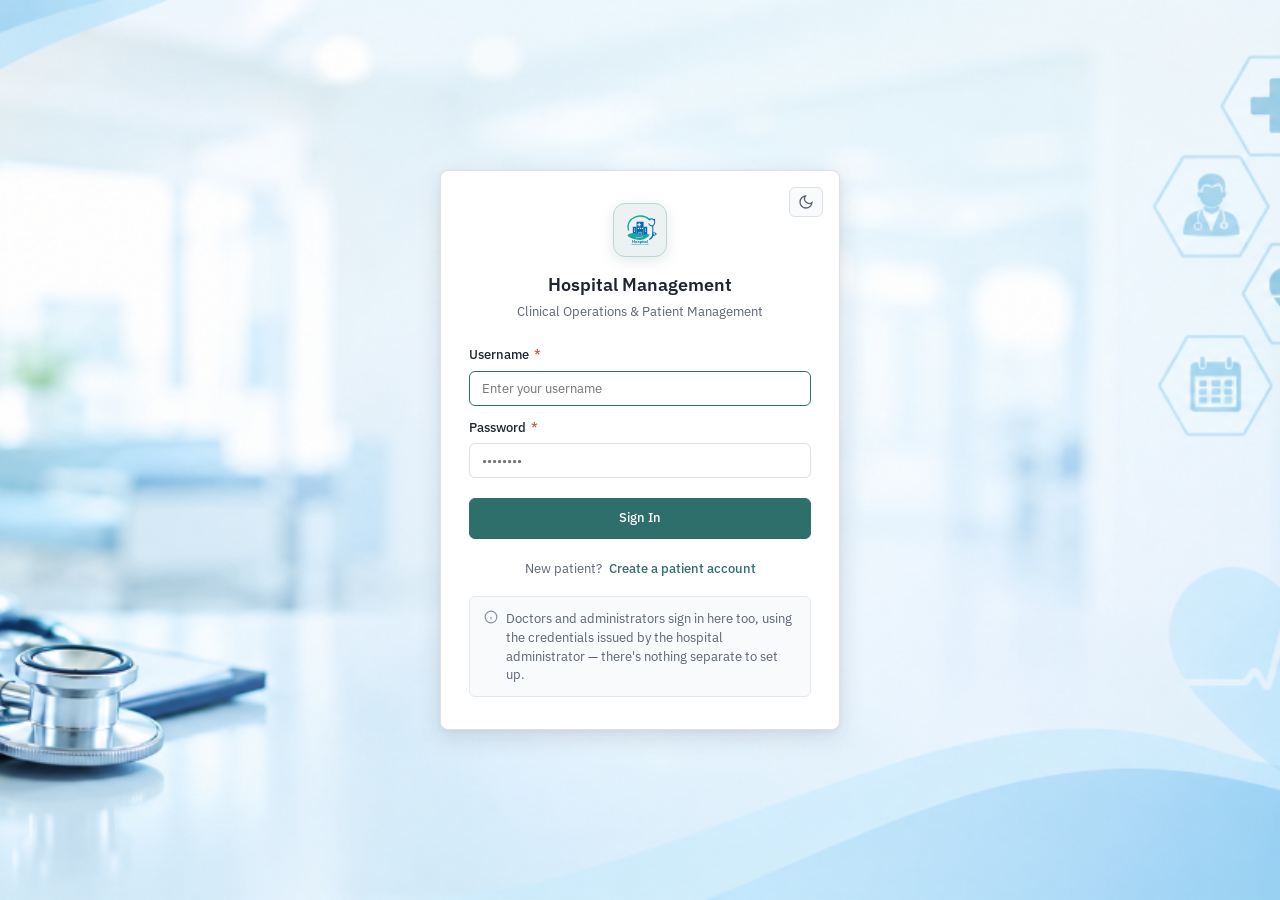
<file: src/main/resources/static/index.html>
<!DOCTYPE html>
<html lang="en">
<head>
  <meta charset="UTF-8">
  <meta name="viewport" content="width=device-width, initial-scale=1.0">
  <title>Sign In — Hospital Management System</title>
  <link rel="icon" type="image/svg+xml" href="images/logo.svg">
  <link rel="stylesheet" href="css/styles.css">
</head>
<body class="auth-page-body">

  <div class="auth-card">
    <div style="position: absolute; top: 16px; right: 16px;">
      <button type="button" id="btn-theme-toggle" class="btn-theme-toggle" aria-label="Toggle dark/light theme" title="Toggle Theme" onclick="UI.toggleTheme()">
        <svg class="theme-icon-sun" viewBox="0 0 24 24" fill="none" stroke="currentColor" stroke-width="2"><circle cx="12" cy="12" r="5"></circle><line x1="12" y1="1" x2="12" y2="3"></line><line x1="12" y1="21" x2="12" y2="23"></line><line x1="4.22" y1="4.22" x2="5.64" y2="5.64"></line><line x1="18.36" y1="18.36" x2="19.78" y2="19.78"></line><line x1="1" y1="12" x2="3" y2="12"></line><line x1="21" y1="12" x2="23" y2="12"></line><line x1="4.22" y1="19.78" x2="5.64" y2="18.36"></line><line x1="18.36" y1="5.64" x2="19.78" y2="4.22"></line></svg>
        <svg class="theme-icon-moon" viewBox="0 0 24 24" fill="none" stroke="currentColor" stroke-width="2"><path d="M21 12.79A9 9 0 1 1 11.21 3 7 7 0 0 0 21 12.79z"></path></svg>
      </button>
    </div>
    <div class="auth-header">
      <div class="auth-logo">
        <img src="images/logo.svg" alt="Hospital Management Logo" class="auth-logo-img">
      </div>
      <h1 class="auth-title">Hospital Management</h1>
      <p class="auth-subtitle">Clinical Operations & Patient Management</p>
    </div>

    <!-- Alert / Expiry Notification Banner -->
    <div id="auth-alert-banner" class="banner banner-warning" style="display: none;">
      <span id="auth-alert-text"></span>
    </div>

    <!-- General Error Banner -->
    <div id="login-error-banner" class="banner banner-danger" style="display: none;">
      <span id="login-error-text"></span>
    </div>

    <form id="login-form" novalidate>
      <div class="form-group">
        <label for="username" class="form-label">Username <span class="required-mark">*</span></label>
        <input 
          type="text" 
          id="username" 
          name="username" 
          class="form-control" 
          placeholder="Enter your username" 
          required 
          autocomplete="username" 
          autofocus
        >
        <div id="username-error" class="form-error">Username is required</div>
      </div>

      <div class="form-group">
        <label for="password" class="form-label">Password <span class="required-mark">*</span></label>
        <input 
          type="password" 
          id="password" 
          name="password" 
          class="form-control" 
          placeholder="••••••••" 
          required 
          autocomplete="current-password"
        >
        <div id="password-error" class="form-error">Password is required</div>
      </div>

      <button type="submit" id="btn-login-submit" class="btn btn-primary" style="width: 100%; margin-top: 8px; padding: 10px;">
        Sign In
      </button>
    </form>

    <div class="auth-footer">
      <span>New patient?</span>
      <a href="signup.html" style="font-weight: 500; margin-left: 4px;">Create a patient account</a>
    </div>

    <div class="auth-staff-note">
      <svg style="width: 14px; height: 14px; flex-shrink: 0;" viewBox="0 0 24 24" fill="none" stroke="currentColor" stroke-width="2"><circle cx="12" cy="12" r="10"></circle><line x1="12" y1="16" x2="12" y2="12"></line><line x1="12" y1="8" x2="12.01" y2="8"></line></svg>
      <span>Doctors and administrators sign in here too, using the credentials issued by the hospital administrator — there's nothing separate to set up.</span>
    </div>
  </div>

  <script src="js/api.js"></script>
  <script src="js/auth.js"></script>
  <script src="js/common.js"></script>
  <script>
    // Redirect to dashboard if session token already active
    Auth.redirectIfAuthenticated();

    // Check URL parameters for session state notices
    const urlParams = new URLSearchParams(window.location.search);
    const alertBanner = document.getElementById('auth-alert-banner');
    const alertText = document.getElementById('auth-alert-text');

    if (urlParams.get('session') === 'expired') {
      alertText.textContent = 'Your session has expired — please log in again.';
      alertBanner.style.display = 'flex';
    } else if (urlParams.get('registered') === 'true') {
      alertBanner.className = 'banner banner-info';
      alertText.textContent = 'Registration successful! You can now sign in.';
      alertBanner.style.display = 'flex';
    }

    const form = document.getElementById('login-form');
    const usernameInput = document.getElementById('username');
    const passwordInput = document.getElementById('password');
    const submitBtn = document.getElementById('btn-login-submit');
    const errorBanner = document.getElementById('login-error-banner');
    const errorText = document.getElementById('login-error-text');

    form.addEventListener('submit', async (e) => {
      e.preventDefault();
      errorBanner.style.display = 'none';

      let hasError = false;
      if (!usernameInput.value.trim()) {
        document.getElementById('username-error').classList.add('is-visible');
        usernameInput.classList.add('is-invalid');
        hasError = true;
      } else {
        document.getElementById('username-error').classList.remove('is-visible');
        usernameInput.classList.remove('is-invalid');
      }

      if (!passwordInput.value) {
        document.getElementById('password-error').classList.add('is-visible');
        passwordInput.classList.add('is-invalid');
        hasError = true;
      } else {
        document.getElementById('password-error').classList.remove('is-visible');
        passwordInput.classList.remove('is-invalid');
      }

      if (hasError) return;

      submitBtn.disabled = true;
      submitBtn.textContent = 'Authenticating...';

      try {
        await Auth.login(usernameInput.value, passwordInput.value);
        window.location.href = 'dashboard.html';
      } catch (err) {
        submitBtn.disabled = false;
        submitBtn.textContent = 'Sign In';

        // Display user-friendly message (§4 quirk: 404 mapped to invalid credentials)
        errorText.textContent = err.message || 'Unable to sign in. Please verify your credentials.';
        errorBanner.style.display = 'flex';
        passwordInput.focus();
      }
    });
  </script>
</body>
</html>
</file>
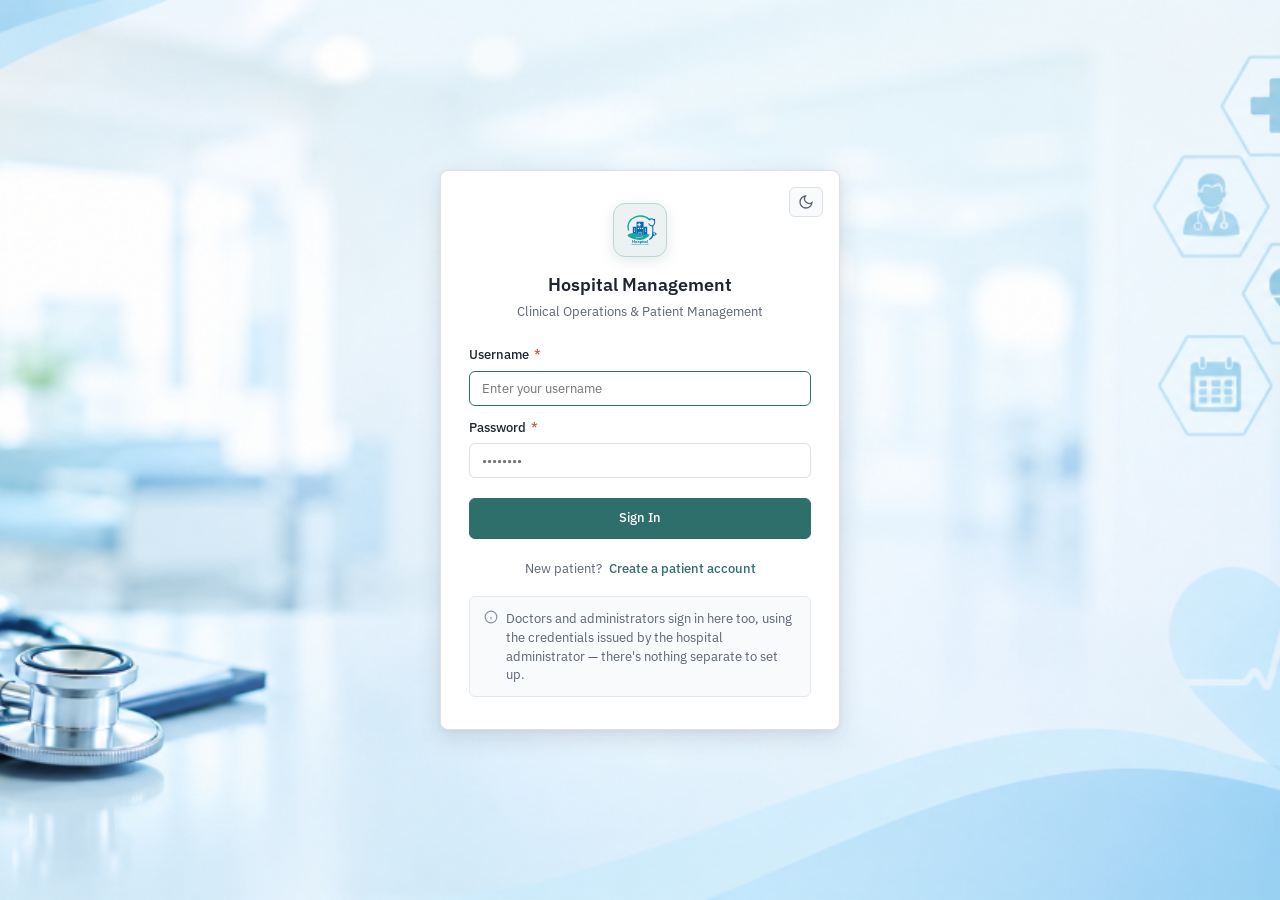
<file: src/main/resources/static/appointments.html>
<!DOCTYPE html>
<html lang="en">
<head>
  <meta charset="UTF-8">
  <meta name="viewport" content="width=device-width, initial-scale=1.0">
  <title>Appointments Schedule — Hospital Management System</title>
  <link rel="icon" type="image/svg+xml" href="images/logo.svg">
  <link rel="stylesheet" href="css/styles.css">
</head>
<body>

  <div class="app-layout">
    <div id="app-shell"></div>

    <!-- Main Content -->
    <div class="app-main">
      <!-- Main Viewport -->
      <main class="app-content">
        <div class="content-container">

          <div class="page-header">
            <div class="page-header-info">
              <h1>Clinical Appointments</h1>
              <p>Schedule patient visits, coordinate physician availability, and review consultations.</p>
            </div>
            <div class="page-actions">
              <button type="button" id="btn-add-appointment" class="btn btn-primary">
                + Schedule Appointment
              </button>
            </div>
          </div>

          <!-- Table Toolbar -->
          <div class="table-toolbar">
            <div class="toolbar-search">
              <svg class="search-icon" style="width: 14px; height: 14px;" viewBox="0 0 24 24" fill="none" stroke="currentColor" stroke-width="2"><circle cx="11" cy="11" r="8"></circle><line x1="21" y1="21" x2="16.65" y2="16.65"></line></svg>
              <input type="text" id="search-appointments" placeholder="Search by patient, doctor, reason, date, ID...">
            </div>
            <div class="toolbar-actions">
              <label style="display: flex; align-items: center; gap: 6px; font-size: 13px; color: var(--text-primary); cursor: pointer; user-select: none;">
                <input type="checkbox" id="filter-today-only" style="accent-color: var(--accent-primary);">
                <span>Today's Visits Only</span>
              </label>
              <span style="color: var(--border); margin: 0 4px;">|</span>
              <span id="appointments-count-info" style="font-size: 12px; color: var(--text-secondary);">Loading...</span>
            </div>
          </div>

          <!-- Real <table> Data View with Today's Border Indicator (§8) -->
          <div class="table-container">
            <table class="data-table" id="appointments-table">
              <thead>
                <tr>
                  <th class="sortable" data-sort="id" style="width: 80px;">ID <span class="sort-indicator">▼</span></th>
                  <th class="sortable" data-sort="appointmentDate" style="width: 140px;">Date <span class="sort-indicator">▲</span></th>
                  <th class="sortable" data-sort="patientName">Patient Details <span class="sort-indicator">⇅</span></th>
                  <th class="sortable" data-sort="doctorName">Consulting Physician <span class="sort-indicator">⇅</span></th>
                  <th>Clinical Reason / Notes</th>
                  <th style="width: 140px; text-align: right;">Actions</th>
                </tr>
              </thead>
              <tbody id="appointments-tbody">
                <!-- Injected by appointments.js -->
              </tbody>
            </table>
          </div>

          <!-- Table Pagination Footer -->
          <div class="table-footer">
            <span>Client-side pagination & sorting • Highlight indicates today's appointments</span>
            <div class="pagination-controls" id="appointments-pagination"></div>
          </div>

          <!-- Destructive Bulk Operations Panel (§6.1) -->
          <div class="danger-zone-panel">
            <div class="danger-zone-header">
              <svg style="width: 16px; height: 16px;" viewBox="0 0 24 24" fill="none" stroke="currentColor" stroke-width="2"><path d="M10.29 3.86L1.82 18a2 2 0 0 0 1.71 3h16.94a2 2 0 0 0 1.71-3L13.71 3.86a2 2 0 0 0-3.42 0z"></path><line x1="12" y1="9" x2="12" y2="13"></line><line x1="12" y1="17" x2="12.01" y2="17"></line></svg>
              <span>Destructive Operations Zone</span>
            </div>
            <div class="danger-zone-body">
              <div>
                <div style="font-weight: 600; color: var(--text-primary); font-size: 13px;">Delete All Appointments</div>
                <div style="font-size: 12px; color: var(--text-secondary); margin-top: 2px;">
                  Performs a permanent bulk cancellation and deletion of every appointment record in the database.
                </div>
              </div>
              <button type="button" id="btn-bulk-delete-appointments" class="btn btn-danger-outline btn-sm">
                Delete All Appointments
              </button>
            </div>
          </div>

        </div>
      </main>
    </div>
  </div>

  <!-- Add / Edit Appointment Modal -->
  <div id="appointment-modal" class="modal-backdrop" aria-hidden="true" role="dialog" aria-labelledby="appointment-modal-title">
    <div class="modal-window">
      <div class="modal-header">
        <h3 class="modal-title" id="appointment-modal-title">Schedule New Appointment</h3>
        <button type="button" class="modal-close-btn" onclick="UI.closeModal('appointment-modal')">&times;</button>
      </div>

      <form id="appointment-form" novalidate>
        <input type="hidden" id="appointment-id">

        <div class="modal-body">
          <div class="form-group">
            <label for="appointment-date" class="form-label">Appointment Date <span class="required-mark">*</span></label>
            <input type="date" id="appointment-date" class="form-control form-control-mono" required>
            <div id="appointment-date-error" class="form-error">Please select a valid appointment date</div>
          </div>

          <div class="form-row">
            <div class="form-group">
              <label for="appointment-patientId" class="form-label">Patient <span class="required-mark">*</span></label>
              <select id="appointment-patientId" class="form-control" required>
                <option value="" disabled selected>-- Select Patient --</option>
              </select>
              <div id="appointment-patient-error" class="form-error">Please select a patient</div>
            </div>

            <div class="form-group">
              <label for="appointment-doctorId" class="form-label">Consulting Doctor <span class="required-mark">*</span></label>
              <select id="appointment-doctorId" class="form-control" required>
                <option value="" disabled selected>-- Select Doctor --</option>
              </select>
              <div id="appointment-doctor-error" class="form-error">Please select a doctor</div>
            </div>
          </div>

          <div class="form-group">
            <label for="appointment-reason" class="form-label">Reason for Consultation <span class="required-mark">*</span></label>
            <textarea id="appointment-reason" class="form-control" rows="3" placeholder="e.g. Annual physical exam, chronic migraine follow-up, ECG review" required></textarea>
            <div id="appointment-reason-error" class="form-error">Please provide a clinical reason or note</div>
          </div>
        </div>

        <div class="modal-footer">
          <button type="button" class="btn btn-secondary" onclick="UI.closeModal('appointment-modal')">Cancel</button>
          <button type="submit" id="btn-appointment-submit" class="btn btn-primary">Save Appointment</button>
        </div>
      </form>
    </div>
  </div>

  <script src="js/api.js"></script>
  <script src="js/auth.js"></script>
  <script src="js/common.js"></script>
  <script src="js/list-controller.js"></script>
  <script src="js/appointments.js"></script>
</body>
</html>
</file>
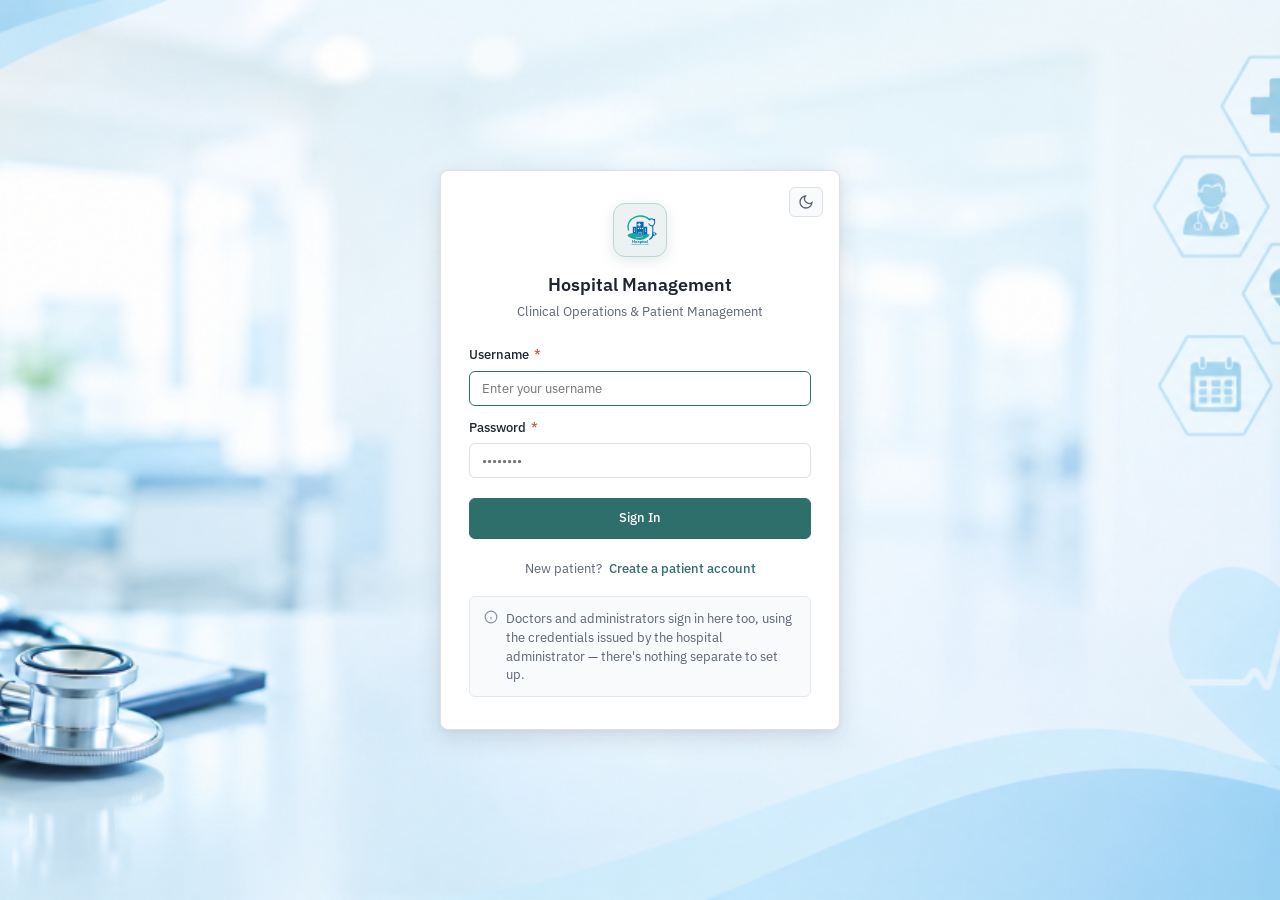
<file: src/main/resources/static/dashboard.html>
<!DOCTYPE html>
<html lang="en">
<head>
  <meta charset="UTF-8">
  <meta name="viewport" content="width=device-width, initial-scale=1.0">
  <title>Dashboard — Hospital Management System</title>
  <link rel="icon" type="image/svg+xml" href="images/logo.svg">
  <link rel="stylesheet" href="css/styles.css">
</head>
<body>

  <div class="app-layout">
    <div id="app-shell"></div>

    <!-- Main Content -->
    <div class="app-main">
      <!-- Main Viewport -->
      <main class="app-content">
        <div class="content-container">
          
          <div class="page-header dashboard-animate" id="dashboard-header">
            <div class="page-header-info">
              <h1 id="dashboard-title">Hospital Operational Overview</h1>
              <p id="dashboard-subtitle">Real-time clinical metrics, appointment volume analysis, and departmental distribution.</p>
            </div>
            <div class="page-actions" id="dashboard-header-actions">
              <a href="appointments.html" id="btn-header-appointment" class="btn btn-primary btn-sm">+ New Appointment</a>
              <a href="patients.html" id="btn-header-patient" class="btn btn-secondary btn-sm">+ Register Patient</a>
            </div>
          </div>

          <!-- Elevated Metric Cards Grid (§4.1 & §4.3) -->
          <div class="card-grid" id="dashboard-metric-cards">
            <!-- Total Patients (Admin Only) -->
            <div class="metric-card-elevated dashboard-animate dashboard-delay-1" id="card-patients">
              <div class="metric-card-top">
                <span class="metric-card-title">Total Patients</span>
                <span class="chip" style="font-size: 10px;">Registered</span>
              </div>
              <div class="metric-card-main">
                <div id="metric-patients" class="metric-card-num">--</div>
                <div id="sparkline-patients" class="metric-sparkline-wrap"></div>
              </div>
              <div class="metric-card-bottom">
                <a href="patients.html">View Patient Directory &rarr;</a>
              </div>
            </div>

            <!-- Doctor's Assigned Patients (Doctor Only) -->
            <div class="metric-card-elevated dashboard-animate dashboard-delay-1" id="card-doctor-patients" style="display: none;">
              <div class="metric-card-top">
                <span class="metric-card-title">My Assigned Patients</span>
                <span class="chip chip-primary" style="font-size: 10px;">Active</span>
              </div>
              <div class="metric-card-main">
                <div id="metric-doctor-patients" class="metric-card-num">--</div>
                <div id="sparkline-doctor-patients" class="metric-sparkline-wrap"></div>
              </div>
              <div class="metric-card-bottom">
                <a href="patients.html">View My Patients &rarr;</a>
              </div>
            </div>

            <!-- Active Doctors (Admin Only) -->
            <div class="metric-card-elevated dashboard-animate dashboard-delay-2" id="card-doctors">
              <div class="metric-card-top">
                <span class="metric-card-title">Active Doctors</span>
                <span class="chip" style="font-size: 10px;">Staff</span>
              </div>
              <div class="metric-card-main">
                <div id="metric-doctors" class="metric-card-num">--</div>
                <div id="sparkline-doctors" class="metric-sparkline-wrap"></div>
              </div>
              <div class="metric-card-bottom">
                <a href="doctors.html">View Medical Staff &rarr;</a>
              </div>
            </div>

            <!-- Departments (Admin Only) -->
            <div class="metric-card-elevated dashboard-animate dashboard-delay-3" id="card-departments">
              <div class="metric-card-top">
                <span class="metric-card-title">Departments</span>
                <span class="chip" style="font-size: 10px;">Clinical Units</span>
              </div>
              <div class="metric-card-main">
                <div id="metric-departments" class="metric-card-num">--</div>
                <div id="sparkline-departments" class="metric-sparkline-wrap"></div>
              </div>
              <div class="metric-card-bottom">
                <a href="departments.html">View Departments &rarr;</a>
              </div>
            </div>

            <!-- Appointments (All Roles) -->
            <div class="metric-card-elevated dashboard-animate dashboard-delay-4" id="card-appointments">
              <div class="metric-card-top">
                <span class="metric-card-title" id="card-appointments-title">Appointments</span>
                <span class="chip chip-primary" style="font-size: 10px;">Booked</span>
              </div>
              <div class="metric-card-main">
                <div id="metric-appointments" class="metric-card-num">--</div>
                <div id="sparkline-appointments" class="metric-sparkline-wrap"></div>
              </div>
              <div class="metric-card-bottom">
                <a href="appointments.html">View Schedule &rarr;</a>
              </div>
            </div>

            <!-- Insurance Plans (Admin Only) -->
            <div class="metric-card-elevated dashboard-animate dashboard-delay-5" id="card-insurance">
              <div class="metric-card-top">
                <span class="metric-card-title">Insurance Plans</span>
                <span class="chip chip-success" style="font-size: 10px;">Coverage</span>
              </div>
              <div class="metric-card-main">
                <div id="metric-insurance" class="metric-card-num">--</div>
                <div id="sparkline-insurance" class="metric-sparkline-wrap"></div>
              </div>
              <div class="metric-card-bottom">
                <a href="insurance.html">View Policies &rarr;</a>
              </div>
            </div>

            <!-- Patient Insurance Status (Patient Only) -->
            <div class="metric-card-elevated dashboard-animate dashboard-delay-5" id="card-patient-insurance" style="display: none;">
              <div class="metric-card-top">
                <span class="metric-card-title">Insurance Policy</span>
                <span class="chip chip-success" style="font-size: 10px;">Status</span>
              </div>
              <div class="metric-card-main">
                <div id="metric-patient-insurance-title" style="font-size: 16px; font-weight: 600; color: var(--text-primary); margin-top: 6px;">None Linked</div>
                <div id="metric-patient-insurance-sub" style="font-size: 12px; color: var(--text-secondary); margin-top: 4px;">Select insurance below</div>
              </div>
              <div class="metric-card-bottom">
                <span style="font-size: 12px; color: var(--text-muted);">Self-Coverage Link</span>
              </div>
            </div>
          </div>

          <!-- Patient Portal Section (Patient Dashboard: Book & View) -->
          <div id="panel-patient-portal" style="display: none;">
            <!-- Book Appointment Card -->
            <div class="panel dashboard-animate" style="margin-bottom: 24px;">
              <div class="panel-header">
                <div>
                  <span class="panel-title">Book an Appointment</span>
                  <div style="font-size: 12px; color: var(--text-secondary); margin-top: 2px;">
                    Select an available doctor, select from existing insurance options, and schedule your consultation.
                  </div>
                </div>
              </div>
              <div class="panel-body">
                <form id="patient-booking-form" novalidate>
                  <div class="form-row">
                    <div class="form-group">
                      <label for="patient-book-doctor" class="form-label">Select Available Doctor <span class="required-mark">*</span></label>
                      <select id="patient-book-doctor" class="form-control" required>
                        <option value="" disabled selected>-- Select an Available Doctor --</option>
                      </select>
                      <div id="patient-book-doctor-error" class="form-error">Please select a doctor</div>
                    </div>

                    <div class="form-group">
                      <label for="patient-book-insurance" class="form-label">Select Health Insurance Option (Optional)</label>
                      <select id="patient-book-insurance" class="form-control">
                        <option value="">-- None / No Insurance --</option>
                      </select>
                      <div class="form-hint">Links this insurance policy to your patient health record.</div>
                    </div>
                  </div>

                  <div class="form-row">
                    <div class="form-group">
                      <label for="patient-book-date" class="form-label">Appointment Date <span class="required-mark">*</span></label>
                      <input type="date" id="patient-book-date" class="form-control form-control-mono" required>
                      <div id="patient-book-date-error" class="form-error">Please choose a valid date</div>
                    </div>

                    <div class="form-group">
                      <label for="patient-book-reason" class="form-label">Reason for Consultation <span class="required-mark">*</span></label>
                      <input type="text" id="patient-book-reason" class="form-control" placeholder="e.g. Regular medical consultation, general checkup" required>
                      <div id="patient-book-reason-error" class="form-error">Please specify consultation reason</div>
                    </div>
                  </div>

                  <div style="display: flex; justify-content: flex-end; margin-top: 12px;">
                    <button type="submit" id="btn-patient-submit-booking" class="btn btn-primary">
                      Book Appointment
                    </button>
                  </div>
                </form>
              </div>
            </div>

            <!-- Patient's Own Appointments Table -->
            <div class="panel dashboard-animate">
              <div class="panel-header">
                <div>
                  <span class="panel-title">My Scheduled Consultations</span>
                  <span id="patient-appt-count-badge" class="id-badge" style="margin-left: 8px;">0</span>
                </div>
              </div>
              <div class="table-container" style="border: none; border-radius: 0;">
                <table class="data-table">
                  <thead>
                    <tr>
                      <th style="width: 80px;">Appt ID</th>
                      <th style="width: 130px;">Date</th>
                      <th>Consulting Physician</th>
                      <th>Specialization</th>
                      <th>Reason / Notes</th>
                      <th style="width: 110px; text-align: right;">Action</th>
                    </tr>
                  </thead>
                  <tbody id="patient-appointments-tbody">
                    <tr>
                      <td colspan="6" style="text-align: center; padding: 24px; color: var(--text-muted);">
                        Loading your consultations...
                      </td>
                    </tr>
                  </tbody>
                </table>
              </div>
            </div>
          </div>

          <!-- Visual Analytics Grid (§4.1) -->
          <div class="dashboard-analytics-grid dashboard-animate dashboard-delay-6" id="dashboard-analytics-grid">
            <!-- 7-Day Appointment Schedule Trend Chart (Admin & Doctor) -->
            <div class="analytics-panel" id="panel-appointment-trend">
              <div class="analytics-panel-header">
                <div class="analytics-panel-title">
                  <svg style="width: 16px; height: 16px; color: var(--accent-primary);" viewBox="0 0 24 24" fill="none" stroke="currentColor" stroke-width="2"><polyline points="22 12 18 12 15 21 9 3 6 12 2 12"></polyline></svg>
                  <span id="trend-panel-title">7-Day Appointment Volume</span>
                </div>
                <span id="trend-total-badge" class="id-badge">Loading...</span>
              </div>
              <div class="analytics-panel-body">
                <div id="appointment-trend-chart-container" class="chart-svg-container">
                  <div style="text-align: center; padding: 24px; color: var(--text-muted);">
                    <span class="skeleton-text" style="width: 220px;"></span>
                  </div>
                </div>
              </div>
            </div>

            <!-- Department Staffing Distribution (Admin Only) -->
            <div class="analytics-panel" id="panel-dept-staffing">
              <div class="analytics-panel-header">
                <div class="analytics-panel-title">
                  <svg style="width: 16px; height: 16px; color: var(--accent-primary);" viewBox="0 0 24 24" fill="none" stroke="currentColor" stroke-width="2"><rect x="2" y="7" width="20" height="14" rx="2" ry="2"></rect><path d="M16 21V5a2 2 0 0 0-2-2h-4a2 2 0 0 0-2 2v16"></path></svg>
                  <span>Staff Allocation by Department</span>
                </div>
                <span id="staff-total-badge" class="id-badge">Loading...</span>
              </div>
              <div class="analytics-panel-body">
                <div id="dept-staffing-container" class="dept-bar-list">
                  <div style="text-align: center; padding: 24px; color: var(--text-muted);">
                    <span class="skeleton-text" style="width: 200px;"></span>
                  </div>
                </div>
              </div>
            </div>
          </div>

          <!-- Today's Appointments Preview Panel (Admin & Doctor) -->
          <div class="panel dashboard-animate dashboard-delay-7" id="panel-today-appointments">
            <div class="panel-header">
              <div style="display: flex; align-items: center; gap: 8px;">
                <span class="panel-title" id="today-consultations-title">Today's Scheduled Consultations</span>
                <span id="today-count-badge" class="id-badge">0</span>
              </div>
              <a href="appointments.html" class="btn btn-secondary btn-sm">Full Schedule</a>
            </div>

            <div class="table-container" style="border: none; border-radius: 0;">
              <table class="data-table">
                <thead>
                  <tr>
                    <th style="width: 80px;">Appt ID</th>
                    <th style="width: 130px;">Date</th>
                    <th>Patient</th>
                    <th>Doctor</th>
                    <th>Reason / Details</th>
                  </tr>
                </thead>
                <tbody id="today-appointments-tbody">
                  <tr>
                    <td colspan="5" style="text-align: center; padding: 24px;">
                      <span class="skeleton-text" style="width: 200px;"></span>
                    </td>
                  </tr>
                </tbody>
              </table>
            </div>
          </div>

          <!-- Doctor's Assigned Patients Panel (Doctor Only) -->
          <div class="panel dashboard-animate" id="panel-doctor-patients" style="display: none;">
            <div class="panel-header">
              <div style="display: flex; align-items: center; gap: 8px;">
                <span class="panel-title">My Assigned Patients</span>
                <span id="doctor-patient-count-badge" class="id-badge">0</span>
              </div>
              <a href="patients.html" class="btn btn-secondary btn-sm">All My Patients</a>
            </div>

            <div class="table-container" style="border: none; border-radius: 0;">
              <table class="data-table">
                <thead>
                  <tr>
                    <th style="width: 80px;">Patient ID</th>
                    <th>Patient Name & Contact</th>
                    <th style="width: 90px;">Gender</th>
                    <th style="width: 80px;">Age</th>
                    <th>Insurance</th>
                    <th style="width: 130px;">Appointments</th>
                  </tr>
                </thead>
                <tbody id="doctor-patients-tbody">
                  <tr>
                    <td colspan="6" style="text-align: center; padding: 24px; color: var(--text-muted);">
                      Loading assigned patients...
                    </td>
                  </tr>
                </tbody>
              </table>
            </div>
          </div>

          <!-- Admin Report Panel (§3 & §9.3: GET /report) (Admin Only) -->
          <div class="panel" id="panel-admin-report">
            <div class="panel-header">
              <div>
                <span class="panel-title">System & Administrative Report</span>
                <span id="report-timestamp" style="font-size: 11px; color: var(--text-muted); margin-left: 10px;"></span>
              </div>
              <button type="button" id="btn-refresh-report" class="btn btn-secondary btn-sm">
                Refresh Report
              </button>
            </div>
            <div class="panel-body">
              <div id="report-text-content" class="report-content-box">
                Loading administrative report...
              </div>
            </div>
          </div>

        </div>
      </main>
    </div>
  </div>

  <script src="js/api.js"></script>
  <script src="js/auth.js"></script>
  <script src="js/common.js"></script>
  <script src="js/dashboard.js"></script>
</body>
</html>
</file>
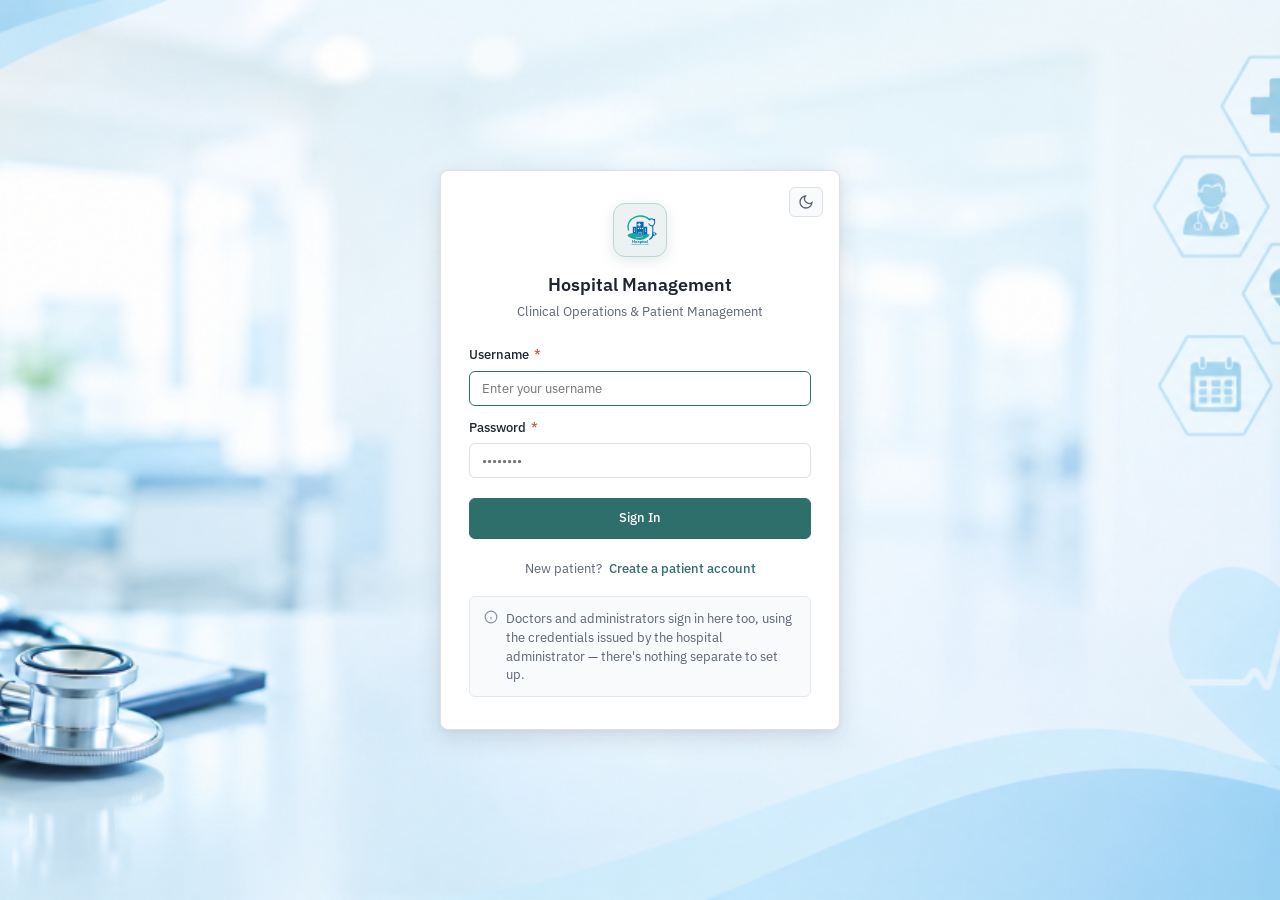
<file: src/main/resources/static/departments.html>
<!DOCTYPE html>
<html lang="en">
<head>
  <meta charset="UTF-8">
  <meta name="viewport" content="width=device-width, initial-scale=1.0">
  <title>Departments — Hospital Management System</title>
  <link rel="icon" type="image/svg+xml" href="images/logo.svg">
  <link rel="stylesheet" href="css/styles.css">
</head>
<body>

  <div class="app-layout">
    <div id="app-shell"></div>

    <!-- Main Content -->
    <div class="app-main">
      <!-- Main Viewport -->
      <main class="app-content">
        <div class="content-container">

          <div class="page-header">
            <div class="page-header-info">
              <h1>Clinical Departments</h1>
              <p>Organizational units, medical specialties, and staff assignments.</p>
            </div>
            <div class="page-actions">
              <button type="button" id="btn-add-department" class="btn btn-primary">
                + Create Department
              </button>
            </div>
          </div>

          <!-- Table Toolbar -->
          <div class="table-toolbar">
            <div class="toolbar-search">
              <svg class="search-icon" style="width: 14px; height: 14px;" viewBox="0 0 24 24" fill="none" stroke="currentColor" stroke-width="2"><circle cx="11" cy="11" r="8"></circle><line x1="21" y1="21" x2="16.65" y2="16.65"></line></svg>
              <input type="text" id="search-departments" placeholder="Search departments by name, doctor, ID...">
            </div>
            <div class="toolbar-actions">
              <span id="departments-count-info" style="font-size: 12px; color: var(--text-secondary);">Loading...</span>
            </div>
          </div>

          <!-- Real <table> Data View -->
          <div class="table-container">
            <table class="data-table" id="departments-table">
              <thead>
                <tr>
                  <th class="sortable" data-sort="id" style="width: 80px;">ID <span class="sort-indicator">▲</span></th>
                  <th class="sortable" data-sort="name">Department Name <span class="sort-indicator">⇅</span></th>
                  <th>Assigned Medical Staff</th>
                  <th class="sortable" data-sort="doctorCount" style="width: 130px;">Staff Count <span class="sort-indicator">⇅</span></th>
                  <th style="width: 150px; text-align: right;">Actions</th>
                </tr>
              </thead>
              <tbody id="departments-tbody">
                <!-- Injected by departments.js -->
              </tbody>
            </table>
          </div>

          <!-- Table Pagination Footer -->
          <div class="table-footer">
            <span>Client-side pagination & sorting</span>
            <div class="pagination-controls" id="departments-pagination"></div>
          </div>

          <!-- Destructive Bulk Operations Panel (§6.1) -->
          <div class="danger-zone-panel">
            <div class="danger-zone-header">
              <svg style="width: 16px; height: 16px;" viewBox="0 0 24 24" fill="none" stroke="currentColor" stroke-width="2"><path d="M10.29 3.86L1.82 18a2 2 0 0 0 1.71 3h16.94a2 2 0 0 0 1.71-3L13.71 3.86a2 2 0 0 0-3.42 0z"></path><line x1="12" y1="9" x2="12" y2="13"></line><line x1="12" y1="17" x2="12.01" y2="17"></line></svg>
              <span>Destructive Operations Zone</span>
            </div>
            <div class="danger-zone-body">
              <div>
                <div style="font-weight: 600; color: var(--text-primary); font-size: 13px;">Delete All Departments</div>
                <div style="font-size: 12px; color: var(--text-secondary); margin-top: 2px;">
                  Performs a permanent bulk deletion of every department in the database.
                </div>
              </div>
              <button type="button" id="btn-bulk-delete-departments" class="btn btn-danger-outline btn-sm">
                Delete All Departments
              </button>
            </div>
          </div>

        </div>
      </main>
    </div>
  </div>

  <!-- Add / Edit Department Modal -->
  <div id="department-modal" class="modal-backdrop" aria-hidden="true" role="dialog" aria-labelledby="department-modal-title">
    <div class="modal-window">
      <div class="modal-header">
        <h3 class="modal-title" id="department-modal-title">Create Department</h3>
        <button type="button" class="modal-close-btn" onclick="UI.closeModal('department-modal')">&times;</button>
      </div>

      <form id="department-form" novalidate>
        <input type="hidden" id="department-id">

        <div class="modal-body">
          <div class="form-group">
            <label for="department-name" class="form-label">Department Name <span class="required-mark">*</span></label>
            <input type="text" id="department-name" class="form-control" placeholder="e.g. Cardiology, Radiology, Pediatrics" required>
            <div class="form-hint">Unique identifier for the clinical division.</div>
            <div id="department-name-error" class="form-error">Department name is required</div>
          </div>

          <div class="form-group">
            <label class="form-label">Doctors Currently in this Department</label>
            <div id="department-doctors-readonly" class="readonly-box">
              <!-- Dynamically rendered read-only list (§6.2) -->
            </div>
          </div>
        </div>

        <div class="modal-footer">
          <button type="button" class="btn btn-secondary" onclick="UI.closeModal('department-modal')">Cancel</button>
          <button type="submit" id="btn-department-submit" class="btn btn-primary">Save Department</button>
        </div>
      </form>
    </div>
  </div>

  <script src="js/api.js"></script>
  <script src="js/auth.js"></script>
  <script src="js/common.js"></script>
  <script src="js/list-controller.js"></script>
  <script src="js/departments.js"></script>
</body>
</html>
</file>
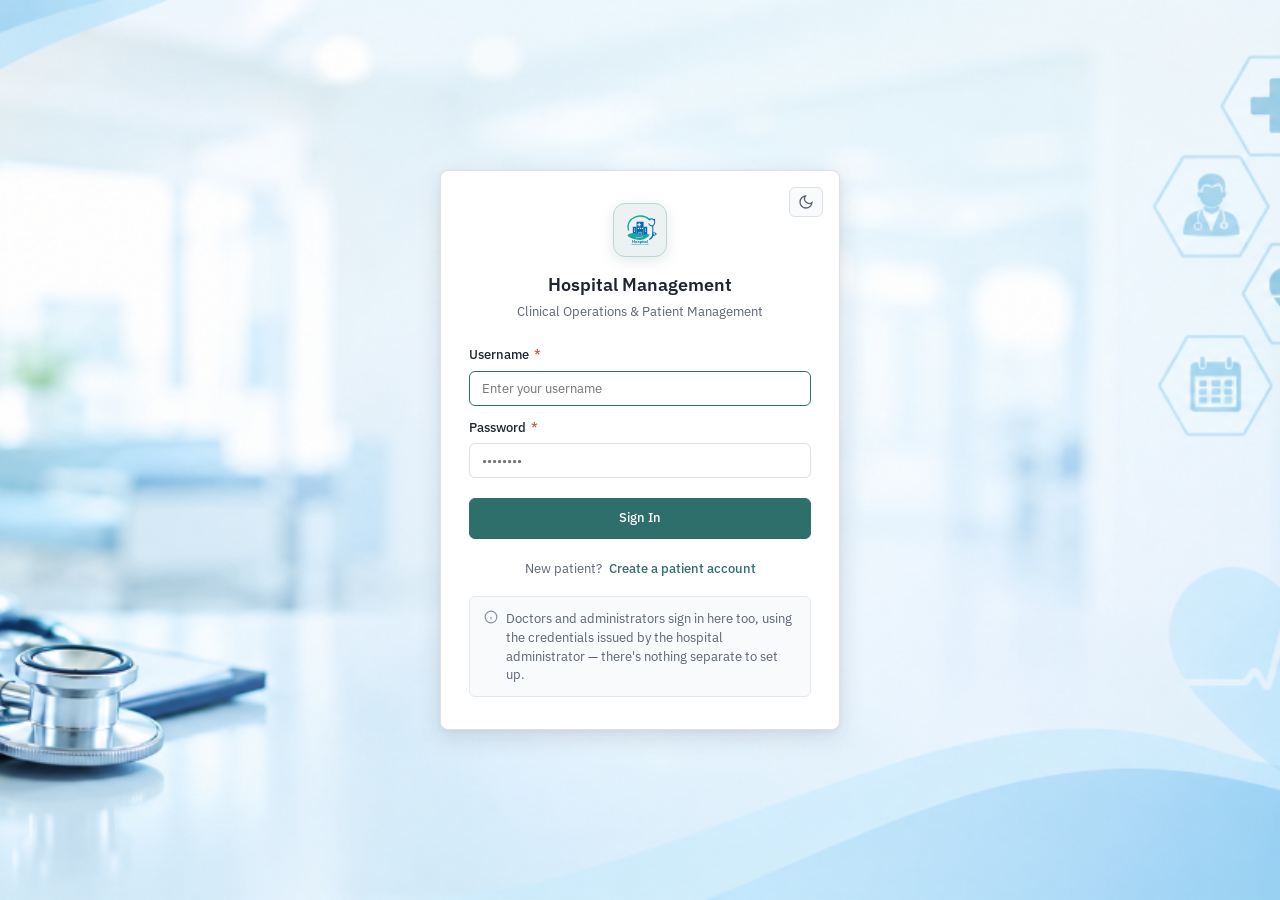
<file: src/main/resources/static/doctors.html>
<!DOCTYPE html>
<html lang="en">
<head>
  <meta charset="UTF-8">
  <meta name="viewport" content="width=device-width, initial-scale=1.0">
  <title>Medical Staff Directory — Hospital Management System</title>
  <link rel="icon" type="image/svg+xml" href="images/logo.svg">
  <link rel="stylesheet" href="css/styles.css">
</head>
<body>

  <div class="app-layout">
    <div id="app-shell"></div>

    <!-- Main Content -->
    <div class="app-main">
      <!-- Main Viewport -->
      <main class="app-content">
        <div class="content-container">

          <div class="page-header">
            <div class="page-header-info">
              <h1>Medical Practitioners</h1>
              <p>Manage physician profiles, medical specialties, department linkages, and schedules.</p>
            </div>
            <div class="page-actions">
              <button type="button" id="btn-add-doctor" class="btn btn-primary">
                + Register Doctor
              </button>
            </div>
          </div>

          <!-- Table Toolbar -->
          <div class="table-toolbar">
            <div class="toolbar-search">
              <svg class="search-icon" style="width: 14px; height: 14px;" viewBox="0 0 24 24" fill="none" stroke="currentColor" stroke-width="2"><circle cx="11" cy="11" r="8"></circle><line x1="21" y1="21" x2="16.65" y2="16.65"></line></svg>
              <input type="text" id="search-doctors" placeholder="Search by doctor name, specialty, department, ID...">
            </div>
            <div class="toolbar-actions">
              <span id="doctors-count-info" style="font-size: 12px; color: var(--text-secondary);">Loading...</span>
            </div>
          </div>

          <!-- Real <table> Data View -->
          <div class="table-container">
            <table class="data-table" id="doctors-table">
              <thead>
                <tr>
                  <th class="sortable" data-sort="id" style="width: 80px;">ID <span class="sort-indicator">▼</span></th>
                  <th class="sortable" data-sort="name">Practitioner Name & Email <span class="sort-indicator">⇅</span></th>
                  <th class="sortable" data-sort="specialization">Medical Specialization <span class="sort-indicator">⇅</span></th>
                  <th>Assigned Departments</th>
                  <th class="sortable" data-sort="appointmentCount" style="width: 130px;">Appointments <span class="sort-indicator">⇅</span></th>
                  <th style="width: 140px; text-align: right;">Actions</th>
                </tr>
              </thead>
              <tbody id="doctors-tbody">
                <!-- Injected by doctors.js -->
              </tbody>
            </table>
          </div>

          <!-- Table Pagination Footer -->
          <div class="table-footer">
            <span>Client-side pagination & sorting</span>
            <div class="pagination-controls" id="doctors-pagination"></div>
          </div>

          <!-- Destructive Bulk Operations Panel (§6.1) -->
          <div class="danger-zone-panel">
            <div class="danger-zone-header">
              <svg style="width: 16px; height: 16px;" viewBox="0 0 24 24" fill="none" stroke="currentColor" stroke-width="2"><path d="M10.29 3.86L1.82 18a2 2 0 0 0 1.71 3h16.94a2 2 0 0 0 1.71-3L13.71 3.86a2 2 0 0 0-3.42 0z"></path><line x1="12" y1="9" x2="12" y2="13"></line><line x1="12" y1="17" x2="12.01" y2="17"></line></svg>
              <span>Destructive Operations Zone</span>
            </div>
            <div class="danger-zone-body">
              <div>
                <div style="font-weight: 600; color: var(--text-primary); font-size: 13px;">Delete All Doctor Records</div>
                <div style="font-size: 12px; color: var(--text-secondary); margin-top: 2px;">
                  Performs a permanent bulk deletion of every doctor profile and cascades to delete their associated appointments.
                </div>
              </div>
              <button type="button" id="btn-bulk-delete-doctors" class="btn btn-danger-outline btn-sm">
                Delete All Doctors
              </button>
            </div>
          </div>

        </div>
      </main>
    </div>
  </div>

  <!-- Add / Edit Doctor Modal -->
  <div id="doctor-modal" class="modal-backdrop" aria-hidden="true" role="dialog" aria-labelledby="doctor-modal-title">
    <div class="modal-window">
      <div class="modal-header">
        <h3 class="modal-title" id="doctor-modal-title">Register Medical Staff</h3>
        <button type="button" class="modal-close-btn" onclick="UI.closeModal('doctor-modal')">&times;</button>
      </div>

      <form id="doctor-form" novalidate>
        <input type="hidden" id="doctor-id">

        <div class="modal-body">
          <div class="form-row">
            <div class="form-group">
              <label for="doctor-name" class="form-label">Doctor Full Name <span class="required-mark">*</span></label>
              <input type="text" id="doctor-name" class="form-control" placeholder="e.g. Robert Smith" required>
              <div id="doctor-name-error" class="form-error">Doctor name is required</div>
            </div>

            <div class="form-group">
              <label for="doctor-specialization" class="form-label">Specialization <span class="required-mark">*</span></label>
              <input type="text" id="doctor-specialization" class="form-control" placeholder="e.g. Cardiology, Neurology" required>
              <div id="doctor-specialization-error" class="form-error">Specialization is required</div>
            </div>
          </div>

          <div class="form-group">
            <label for="doctor-email" class="form-label">Email Address <span class="required-mark">*</span></label>
            <input type="email" id="doctor-email" class="form-control" placeholder="doctor@hospital.org" required>
            <div id="doctor-email-error" class="form-error">Valid email address required</div>
          </div>

          <div class="form-group">
            <label class="form-label">Assigned Departments (Multi-Select)</label>
            <div class="form-hint" style="margin-bottom: 6px;">
              Associating departments here is the only functional method supported by the API (§6.2).
            </div>
            <div id="doctor-departments-checklist" class="checklist-container">
              <!-- Dynamically populated -->
            </div>
          </div>

          <div class="form-group" id="doctor-password-group">
            <label for="doctor-password" class="form-label">Login Password <span class="required-mark" id="doctor-password-req">*</span></label>
            <input type="password" id="doctor-password" class="form-control form-control-mono" placeholder="At least 4 characters" autocomplete="new-password">
            <div id="doctor-password-error" class="form-error">Password must be at least 4 characters</div>
            <div class="form-hint" id="doctor-password-hint">Doctor uses this password and their email to sign in.</div>
          </div>
        </div>

        <div class="modal-footer">
          <button type="button" class="btn btn-secondary" onclick="UI.closeModal('doctor-modal')">Cancel</button>
          <button type="submit" id="btn-doctor-submit" class="btn btn-primary">Save Record</button>
        </div>
      </form>
    </div>
  </div>

  <script src="js/api.js"></script>
  <script src="js/auth.js"></script>
  <script src="js/common.js"></script>
  <script src="js/list-controller.js"></script>
  <script src="js/doctors.js"></script>
</body>
</html>
</file>
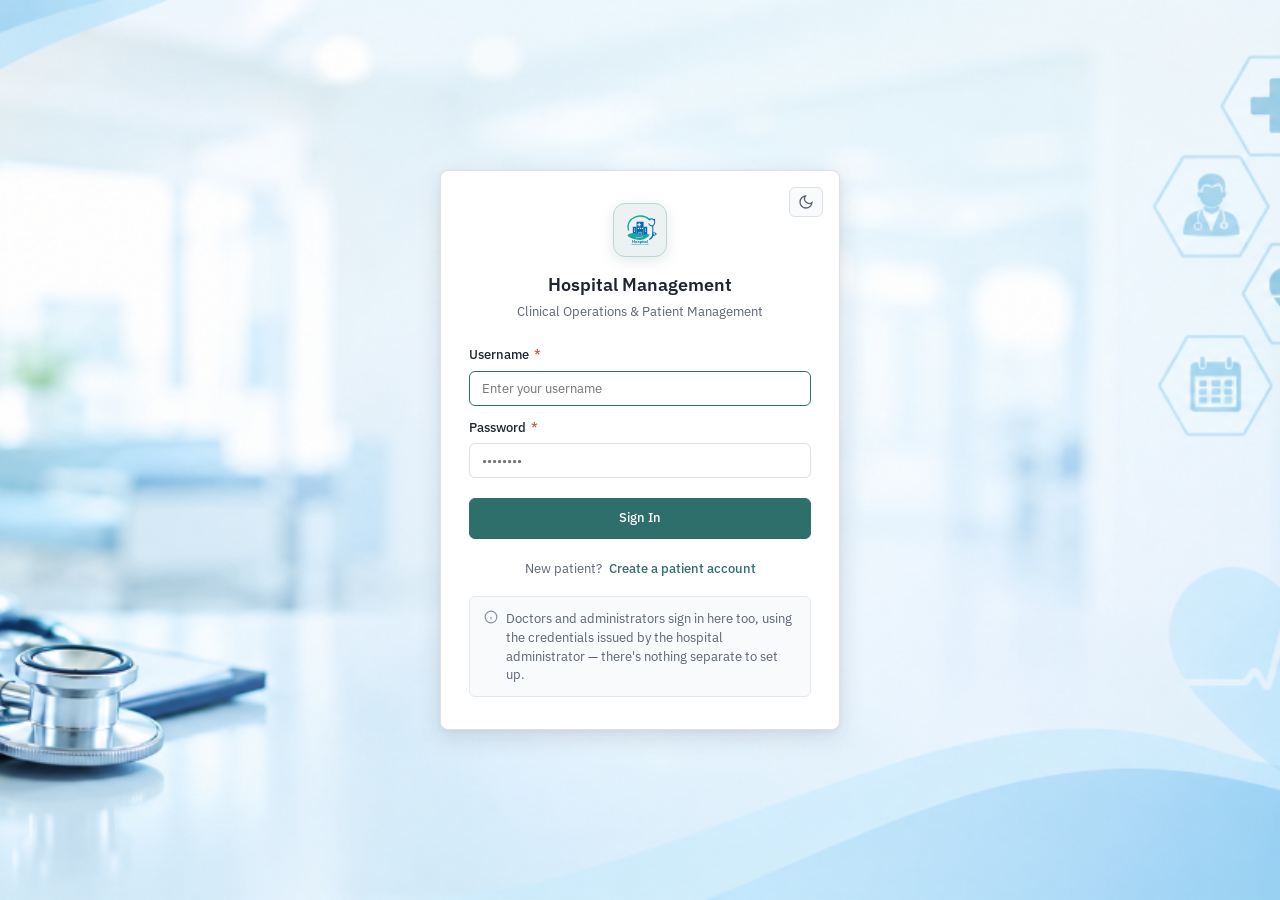
<file: src/main/resources/static/insurance.html>
<!DOCTYPE html>
<html lang="en">
<head>
  <meta charset="UTF-8">
  <meta name="viewport" content="width=device-width, initial-scale=1.0">
  <title>Insurance Policies — Hospital Management System</title>
  <link rel="icon" type="image/svg+xml" href="images/logo.svg">
  <link rel="stylesheet" href="css/styles.css">
</head>
<body>

  <div class="app-layout">
    <div id="app-shell"></div>

    <!-- Main Content -->
    <div class="app-main">
      <!-- Main Viewport -->
      <main class="app-content">
        <div class="content-container">

          <div class="page-header">
            <div class="page-header-info">
              <h1>Insurance Coverage Policies</h1>
              <p>Maintain health coverage policies, insurance providers, validities, and patient coverage links.</p>
            </div>
            <div class="page-actions">
              <button type="button" id="btn-add-insurance" class="btn btn-primary">
                + Enroll Insurance Plan
              </button>
            </div>
          </div>

          <!-- Table Toolbar -->
          <div class="table-toolbar">
            <div class="toolbar-search">
              <svg class="search-icon" style="width: 14px; height: 14px;" viewBox="0 0 24 24" fill="none" stroke="currentColor" stroke-width="2"><circle cx="11" cy="11" r="8"></circle><line x1="21" y1="21" x2="16.65" y2="16.65"></line></svg>
              <input type="text" id="search-insurance" placeholder="Search by policy number, provider, date, ID...">
            </div>
            <div class="toolbar-actions">
              <span id="insurance-count-info" style="font-size: 12px; color: var(--text-secondary);">Loading...</span>
            </div>
          </div>

          <!-- Real <table> Data View -->
          <div class="table-container">
            <table class="data-table" id="insurance-table">
              <thead>
                <tr>
                  <th class="sortable" data-sort="id" style="width: 80px;">ID <span class="sort-indicator">▼</span></th>
                  <th class="sortable" data-sort="policyNumber">Policy Number <span class="sort-indicator">⇅</span></th>
                  <th class="sortable" data-sort="provider">Insurance Provider <span class="sort-indicator">⇅</span></th>
                  <th class="sortable" data-sort="validUntil" style="width: 140px;">Valid Until <span class="sort-indicator">⇅</span></th>
                  <th style="width: 120px;">Linked Patients</th>
                  <th style="width: 160px;">Registered Timestamp</th>
                  <th style="width: 140px; text-align: right;">Actions</th>
                </tr>
              </thead>
              <tbody id="insurance-tbody">
                <!-- Injected by insurance.js -->
              </tbody>
            </table>
          </div>

          <!-- Table Pagination Footer -->
          <div class="table-footer">
            <span>Client-side pagination & sorting</span>
            <div class="pagination-controls" id="insurance-pagination"></div>
          </div>

          <!-- Destructive Bulk Operations Panel (§6.1) -->
          <div class="danger-zone-panel">
            <div class="danger-zone-header">
              <svg style="width: 16px; height: 16px;" viewBox="0 0 24 24" fill="none" stroke="currentColor" stroke-width="2"><path d="M10.29 3.86L1.82 18a2 2 0 0 0 1.71 3h16.94a2 2 0 0 0 1.71-3L13.71 3.86a2 2 0 0 0-3.42 0z"></path><line x1="12" y1="9" x2="12" y2="13"></line><line x1="12" y1="17" x2="12.01" y2="17"></line></svg>
              <span>Destructive Operations Zone</span>
            </div>
            <div class="danger-zone-body">
              <div>
                <div style="font-weight: 600; color: var(--text-primary); font-size: 13px;">Delete All Insurance Records</div>
                <div style="font-size: 12px; color: var(--text-secondary); margin-top: 2px;">
                  Performs a permanent bulk deletion of every insurance policy. If any patients link to these policies, database foreign keys may block deletion.
                </div>
              </div>
              <button type="button" id="btn-bulk-delete-insurance" class="btn btn-danger-outline btn-sm">
                Delete All Policies
              </button>
            </div>
          </div>

        </div>
      </main>
    </div>
  </div>

  <!-- Add / Edit Insurance Modal -->
  <div id="insurance-modal" class="modal-backdrop" aria-hidden="true" role="dialog" aria-labelledby="insurance-modal-title">
    <div class="modal-window">
      <div class="modal-header">
        <h3 class="modal-title" id="insurance-modal-title">Enroll New Insurance Policy</h3>
        <button type="button" class="modal-close-btn" onclick="UI.closeModal('insurance-modal')">&times;</button>
      </div>

      <form id="insurance-form" novalidate>
        <input type="hidden" id="insurance-id">

        <div class="modal-body">
          <div class="form-row">
            <div class="form-group">
              <label for="insurance-policyNumber" class="form-label">Policy Number <span class="required-mark">*</span></label>
              <input type="text" id="insurance-policyNumber" class="form-control form-control-mono" placeholder="e.g. POL-8839210-A" required>
              <div id="insurance-policy-error" class="form-error">Policy number is required</div>
            </div>

            <div class="form-group">
              <label for="insurance-provider" class="form-label">Carrier / Provider <span class="required-mark">*</span></label>
              <input type="text" id="insurance-provider" class="form-control" placeholder="e.g. Blue Cross, Aetna" required>
              <div id="insurance-provider-error" class="form-error">Provider name is required</div>
            </div>
          </div>

          <div class="form-group">
            <label for="insurance-validUntil" class="form-label">Valid Until (Expiration Date) <span class="required-mark">*</span></label>
            <input type="date" id="insurance-validUntil" class="form-control form-control-mono" required>
            <div id="insurance-valid-error" class="form-error">Valid expiration date is required</div>
          </div>

          <!-- Read-only Created At display (Omitted on create per §3) -->
          <div id="insurance-created-group" class="form-group" style="display: none;">
            <label class="form-label">Created At (Database Stamped)</label>
            <div id="insurance-created-at-display" class="readonly-box form-control-mono">
              —
            </div>
            <div class="form-hint">Automatically stamped by the backend database on insert.</div>
          </div>
        </div>

        <div class="modal-footer">
          <button type="button" class="btn btn-secondary" onclick="UI.closeModal('insurance-modal')">Cancel</button>
          <button type="submit" id="btn-insurance-submit" class="btn btn-primary">Save Policy</button>
        </div>
      </form>
    </div>
  </div>

  <script src="js/api.js"></script>
  <script src="js/auth.js"></script>
  <script src="js/common.js"></script>
  <script src="js/list-controller.js"></script>
  <script src="js/insurance.js"></script>
</body>
</html>
</file>
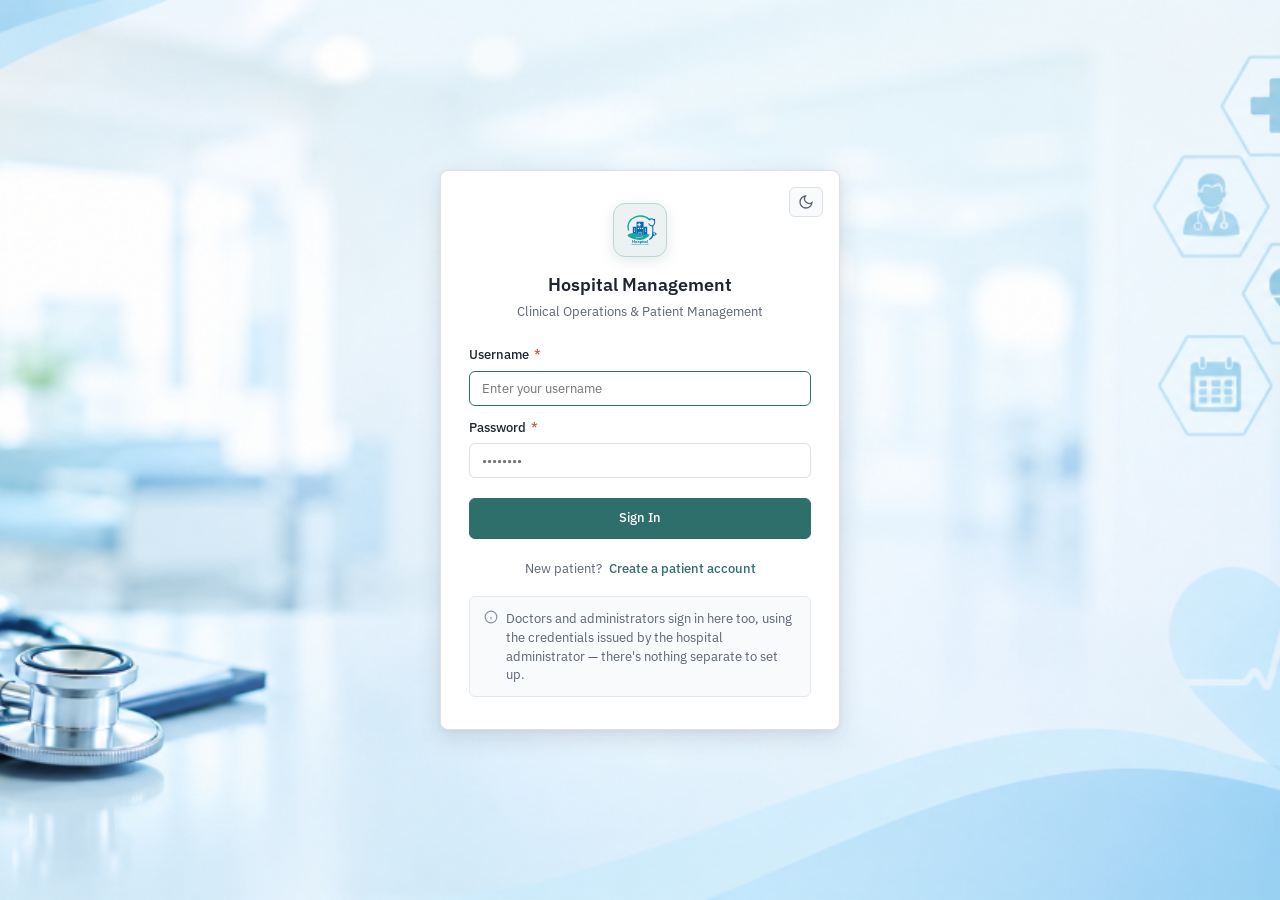
<file: src/main/resources/static/patients.html>
<!DOCTYPE html>
<html lang="en">
<head>
  <meta charset="UTF-8">
  <meta name="viewport" content="width=device-width, initial-scale=1.0">
  <title>Patients Directory — Hospital Management System</title>
  <link rel="icon" type="image/svg+xml" href="images/logo.svg">
  <link rel="stylesheet" href="css/styles.css">
</head>
<body>

  <div class="app-layout">
    <div id="app-shell"></div>

    <!-- Main Content -->
    <div class="app-main">
      <!-- Main Viewport -->
      <main class="app-content">
        <div class="content-container">

          <div class="page-header">
            <div class="page-header-info">
              <h1>Patient Directory</h1>
              <p>Search, enroll, review medical demographics, and manage patient profiles.</p>
            </div>
            <div class="page-actions">
              <button type="button" id="btn-add-patient" class="btn btn-primary">
                + Register New Patient
              </button>
            </div>
          </div>

          <!-- Table Toolbar with Search -->
          <div class="table-toolbar">
            <div class="toolbar-search">
              <svg class="search-icon" style="width: 14px; height: 14px;" viewBox="0 0 24 24" fill="none" stroke="currentColor" stroke-width="2"><circle cx="11" cy="11" r="8"></circle><line x1="21" y1="21" x2="16.65" y2="16.65"></line></svg>
              <input type="text" id="search-patients" placeholder="Search patients by name, email, phone, ID...">
            </div>
            <div class="toolbar-actions">
              <span id="patients-count-info" style="font-size: 12px; color: var(--text-secondary);">Loading...</span>
            </div>
          </div>

          <!-- Real <table> Data View (§8) -->
          <div class="table-container">
            <table class="data-table" id="patients-table">
              <thead>
                <tr>
                  <th class="sortable" data-sort="id" style="width: 80px;">ID <span class="sort-indicator">▼</span></th>
                  <th class="sortable" data-sort="patientName">Patient Name & Contact <span class="sort-indicator">⇅</span></th>
                  <th class="sortable" data-sort="gender" style="width: 90px;">Gender <span class="sort-indicator">⇅</span></th>
                  <th class="sortable" data-sort="age" style="width: 80px;">Age <span class="sort-indicator">⇅</span></th>
                  <th class="sortable" data-sort="mobileNumber" style="width: 130px;">Mobile Phone <span class="sort-indicator">⇅</span></th>
                  <th>Residential Address</th>
                  <th>Insurance Policy</th>
                  <th style="width: 140px; text-align: right;">Actions</th>
                </tr>
              </thead>
              <tbody id="patients-tbody">
                <!-- Injected by patients.js -->
              </tbody>
            </table>
          </div>

          <!-- Pagination Controls -->
          <div class="table-footer">
            <span>Client-side pagination & sorting</span>
            <div class="pagination-controls" id="patients-pagination"></div>
          </div>

          <!-- Destructive Bulk Operations Panel (§6.1) -->
          <div class="danger-zone-panel">
            <div class="danger-zone-header">
              <svg style="width: 16px; height: 16px;" viewBox="0 0 24 24" fill="none" stroke="currentColor" stroke-width="2"><path d="M10.29 3.86L1.82 18a2 2 0 0 0 1.71 3h16.94a2 2 0 0 0 1.71-3L13.71 3.86a2 2 0 0 0-3.42 0z"></path><line x1="12" y1="9" x2="12" y2="13"></line><line x1="12" y1="17" x2="12.01" y2="17"></line></svg>
              <span>Destructive Operations Zone</span>
            </div>
            <div class="danger-zone-body">
              <div>
                <div style="font-weight: 600; color: var(--text-primary); font-size: 13px;">Delete All Patient Records</div>
                <div style="font-size: 12px; color: var(--text-secondary); margin-top: 2px;">
                  Performs a permanent bulk deletion of every patient record and cascades to linked appointments.
                </div>
              </div>
              <button type="button" id="btn-bulk-delete-patients" class="btn btn-danger-outline btn-sm">
                Delete All Patients
              </button>
            </div>
          </div>

        </div>
      </main>
    </div>
  </div>

  <!-- Add / Edit Patient Modal -->
  <div id="patient-modal" class="modal-backdrop" aria-hidden="true" role="dialog" aria-labelledby="patient-modal-title">
    <div class="modal-window modal-wide">
      <div class="modal-header">
        <h3 class="modal-title" id="patient-modal-title">Register New Patient</h3>
        <button type="button" class="modal-close-btn" onclick="UI.closeModal('patient-modal')">&times;</button>
      </div>

      <form id="patient-form" novalidate>
        <input type="hidden" id="patient-id">

        <div class="modal-body">
          <div class="form-row">
            <div class="form-group">
              <label for="patient-name" class="form-label">Full Name <span class="required-mark">*</span></label>
              <input type="text" id="patient-name" class="form-control" placeholder="e.g. Sarah Connor" required>
              <div id="patient-name-error" class="form-error">Patient name is required</div>
            </div>

            <div class="form-group">
              <label for="patient-gender" class="form-label">Gender <span class="required-mark">*</span></label>
              <select id="patient-gender" class="form-control" required>
                <option value="Male">Male</option>
                <option value="Female">Female</option>
                <option value="Other">Other</option>
              </select>
            </div>
          </div>

          <div class="form-row">
            <div class="form-group">
              <label for="patient-age" class="form-label">Age (Years) <span class="required-mark">*</span></label>
              <input type="number" id="patient-age" class="form-control form-control-mono" placeholder="e.g. 35" min="1" max="130" required>
              <div id="patient-age-error" class="form-error">Enter a valid age (1-130)</div>
            </div>

            <div class="form-group">
              <label for="patient-mobile" class="form-label">Mobile Number <span class="required-mark">*</span></label>
              <input type="tel" id="patient-mobile" class="form-control form-control-mono" placeholder="e.g. 9876543210" required>
              <div id="patient-mobile-error" class="form-error">Valid numeric phone number required</div>
            </div>
          </div>

          <div class="form-row">
            <div class="form-group">
              <label for="patient-email" class="form-label">Email Address <span class="required-mark">*</span></label>
              <input type="email" id="patient-email" class="form-control" placeholder="patient@example.com" required>
              <div id="patient-email-error" class="form-error">Valid email address required</div>
            </div>

            <div class="form-group">
              <label for="patient-address" class="form-label">Residential Address <span class="required-mark">*</span></label>
              <input type="text" id="patient-address" class="form-control" placeholder="City, Street, ZIP" required>
              <div id="patient-address-error" class="form-error">Address is required</div>
            </div>
          </div>

          <div class="form-group" id="patient-password-group">
            <label for="patient-password" class="form-label">Login Password <span class="required-mark" id="patient-password-req">*</span></label>
            <input type="password" id="patient-password" class="form-control form-control-mono" placeholder="At least 4 characters" autocomplete="new-password">
            <div id="patient-password-error" class="form-error">Password must be at least 4 characters</div>
            <div class="form-hint" id="patient-password-hint">Patient uses this password and their email to sign in.</div>
          </div>
        </div>

        <div class="modal-footer">
          <button type="button" class="btn btn-secondary" onclick="UI.closeModal('patient-modal')">Cancel</button>
          <button type="submit" id="btn-patient-submit" class="btn btn-primary">Save Record</button>
        </div>
      </form>
    </div>
  </div>

  <script src="js/api.js"></script>
  <script src="js/auth.js"></script>
  <script src="js/common.js"></script>
  <script src="js/list-controller.js"></script>
  <script src="js/patients.js"></script>
</body>
</html>
</file>
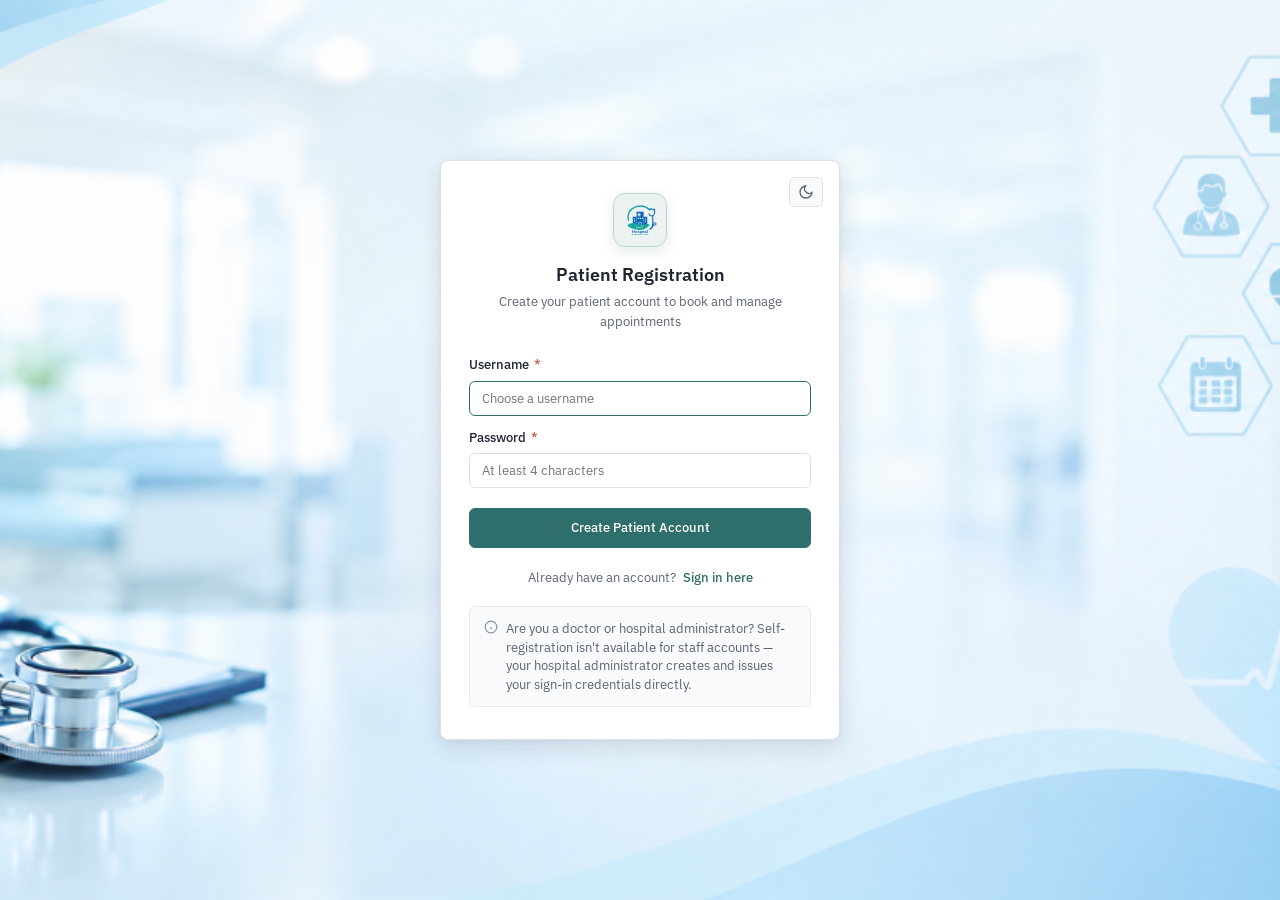
<file: src/main/resources/static/signup.html>
<!DOCTYPE html>
<html lang="en">
<head>
  <meta charset="UTF-8">
  <meta name="viewport" content="width=device-width, initial-scale=1.0">
  <title>Patient Registration — Hospital Management System</title>
  <link rel="icon" type="image/svg+xml" href="images/logo.svg">
  <link rel="stylesheet" href="css/styles.css">
</head>
<body class="auth-page-body">

  <div class="auth-card">
    <div style="position: absolute; top: 16px; right: 16px;">
      <button type="button" id="btn-theme-toggle" class="btn-theme-toggle" aria-label="Toggle dark/light theme" title="Toggle Theme" onclick="UI.toggleTheme()">
        <svg class="theme-icon-sun" viewBox="0 0 24 24" fill="none" stroke="currentColor" stroke-width="2"><circle cx="12" cy="12" r="5"></circle><line x1="12" y1="1" x2="12" y2="3"></line><line x1="12" y1="21" x2="12" y2="23"></line><line x1="4.22" y1="4.22" x2="5.64" y2="5.64"></line><line x1="18.36" y1="18.36" x2="19.78" y2="19.78"></line><line x1="1" y1="12" x2="3" y2="12"></line><line x1="21" y1="12" x2="23" y2="12"></line><line x1="4.22" y1="19.78" x2="5.64" y2="18.36"></line><line x1="18.36" y1="5.64" x2="19.78" y2="4.22"></line></svg>
        <svg class="theme-icon-moon" viewBox="0 0 24 24" fill="none" stroke="currentColor" stroke-width="2"><path d="M21 12.79A9 9 0 1 1 11.21 3 7 7 0 0 0 21 12.79z"></path></svg>
      </button>
    </div>
    <div class="auth-header">
      <div class="auth-logo">
        <img src="images/logo.svg" alt="Hospital Management Logo" class="auth-logo-img">
      </div>
      <h1 class="auth-title">Patient Registration</h1>
      <p class="auth-subtitle">Create your patient account to book and manage appointments</p>
    </div>

    <!-- Alert / Error Banner -->
    <div id="signup-alert-banner" class="banner banner-danger" style="display: none;">
      <span id="signup-alert-text"></span>
    </div>

    <form id="signup-form" novalidate>
      <div class="form-group">
        <label for="username" class="form-label">Username <span class="required-mark">*</span></label>
        <input 
          type="text" 
          id="username" 
          name="username" 
          class="form-control" 
          placeholder="Choose a username" 
          required 
          autocomplete="username" 
          autofocus
        >
        <div id="username-error" class="form-error">Username is required</div>
      </div>

      <div class="form-group">
        <label for="password" class="form-label">Password <span class="required-mark">*</span></label>
        <input 
          type="password" 
          id="password" 
          name="password" 
          class="form-control" 
          placeholder="At least 4 characters" 
          required 
          autocomplete="new-password"
        >
        <div id="password-error" class="form-error">Password must be at least 4 characters</div>
      </div>

      <button type="submit" id="btn-signup-submit" class="btn btn-primary" style="width: 100%; margin-top: 8px; padding: 10px;">
        Create Patient Account
      </button>
    </form>

    <div class="auth-footer">
      <span>Already have an account?</span>
      <a href="index.html" style="font-weight: 500; margin-left: 4px;">Sign in here</a>
    </div>

    <div class="auth-staff-note">
      <svg style="width: 14px; height: 14px; flex-shrink: 0;" viewBox="0 0 24 24" fill="none" stroke="currentColor" stroke-width="2"><circle cx="12" cy="12" r="10"></circle><line x1="12" y1="16" x2="12" y2="12"></line><line x1="12" y1="8" x2="12.01" y2="8"></line></svg>
      <span>Are you a doctor or hospital administrator? Self-registration isn't available for staff accounts — your hospital administrator creates and issues your sign-in credentials directly.</span>
    </div>
  </div>

  <script src="js/api.js"></script>
  <script src="js/auth.js"></script>
  <script src="js/common.js"></script>
  <script>
    Auth.redirectIfAuthenticated();

    const form = document.getElementById('signup-form');
    const usernameInput = document.getElementById('username');
    const passwordInput = document.getElementById('password');
    const submitBtn = document.getElementById('btn-signup-submit');
    const alertBanner = document.getElementById('signup-alert-banner');
    const alertText = document.getElementById('signup-alert-text');

    form.addEventListener('submit', async (e) => {
      e.preventDefault();
      alertBanner.style.display = 'none';

      let hasError = false;

      if (!usernameInput.value.trim()) {
        document.getElementById('username-error').classList.add('is-visible');
        usernameInput.classList.add('is-invalid');
        hasError = true;
      } else {
        document.getElementById('username-error').classList.remove('is-visible');
        usernameInput.classList.remove('is-invalid');
      }

      if (!passwordInput.value || passwordInput.value.length < 4) {
        document.getElementById('password-error').classList.add('is-visible');
        passwordInput.classList.add('is-invalid');
        hasError = true;
      } else {
        document.getElementById('password-error').classList.remove('is-visible');
        passwordInput.classList.remove('is-invalid');
      }

      if (hasError) return;

      submitBtn.disabled = true;
      submitBtn.textContent = 'Registering...';

      try {
        // Public signup always creates a PATIENT account (§ auth model change).
        // ADMIN accounts are seeded directly in the database; DOCTOR accounts are
        // provisioned by an already-logged-in admin from the Doctors page.
        const responseText = await Auth.signup(usernameInput.value, passwordInput.value, 'PATIENT');

        if (responseText && responseText.toLowerCase().includes('already exists')) {
          alertBanner.className = 'banner banner-danger';
          alertText.textContent = responseText;
          alertBanner.style.display = 'flex';
          submitBtn.disabled = false;
          submitBtn.textContent = 'Create Patient Account';
          usernameInput.focus();
        } else {
          // Success
          alertBanner.className = 'banner banner-info';
          alertText.textContent = responseText || 'User registered successfully!';
          alertBanner.style.display = 'flex';

          UI.showToast('Account created successfully. Redirecting to sign in...', 'success');
          setTimeout(() => {
            window.location.href = 'index.html?registered=true';
          }, 1200);
        }
      } catch (err) {
        submitBtn.disabled = false;
        submitBtn.textContent = 'Create Patient Account';
        alertBanner.className = 'banner banner-danger';
        alertText.textContent = err.message || 'Registration failed. Please try again.';
        alertBanner.style.display = 'flex';
      }
    });
  </script>
</body>
</html>
</file>
<file: src/main/resources/static/css/styles.css>
/* ==========================================================================
   HOSPITAL MANAGEMENT SYSTEM - CLINICAL OPERATIONS DESIGN SYSTEM
   Plain CSS - No external frameworks
   Adheres to Section 8 design tokens and guidelines
   ========================================================================== */

@import url('https://fonts.googleapis.com/css2?family=IBM+Plex+Mono:wght@400;500;600&family=IBM+Plex+Sans:wght@400;500;600;700&display=swap');

:root {
  /* Surface & Background */
  --bg-app: #F2F4F6;
  --surface: #FFFFFF;
  --surface-alt: #F8FAFC;
  --surface-hover: #F4F6F8;
  --border: #DCE1E6;
  --border-hairline: #E5E9EE;
  --border-focus: #2F6F6B;

  /* Typography Colors */
  --text-primary: #1E2530;
  --text-secondary: #5B6472;
  --text-muted: #8792A2;
  --text-inverse: #FFFFFF;

  /* Clinical Teal Accent */
  --accent-primary: #2F6F6B;
  --accent-primary-hover: #245855;
  --accent-primary-active: #1D4744;
  --accent-primary-subtle: #EBF2F1;
  --accent-primary-border: #BCD5D3;

  /* Destructive Accent (Reserved strictly for deletes & cascade warnings) */
  --accent-danger: #C15B4A;
  --accent-danger-hover: #A54B3C;
  --accent-danger-subtle: #FBF0EE;
  --accent-danger-border: #EEC8C1;

  /* Success Accent */
  --accent-success: #4F8A5B;
  --accent-success-subtle: #EDF5EF;
  --accent-success-border: #C5E2CB;

  /* Warning Accent */
  --accent-warning: #9E6B18;
  --accent-warning-subtle: #FDF7EC;
  --accent-warning-border: #E8D5B0;

  /* Dimensions & Spacing */
  --radius: 6px;
  --radius-sm: 4px;
  --radius-lg: 8px;
  --sidebar-width: 240px;
  --sidebar-collapsed-width: 68px;
  --topbar-height: 56px;

  /* Typography */
  --font-sans: 'IBM Plex Sans', -apple-system, BlinkMacSystemFont, 'Segoe UI', Roboto, sans-serif;
  --font-mono: 'IBM Plex Mono', 'SFMono-Regular', Consolas, monospace;

  /* Elevation (Kept minimal and crisp per §8) */
  --shadow-subtle: 0 1px 3px rgba(30, 37, 48, 0.05);
  --shadow-modal: 0 8px 24px rgba(30, 37, 48, 0.12), 0 2px 6px rgba(30, 37, 48, 0.04);
  --shadow-toast: 0 4px 12px rgba(30, 37, 48, 0.1);

  /* Transitions */
  --transition-fast: 150ms cubic-bezier(0.4, 0, 0.2, 1);
}

[data-theme="dark"] {
  /* Surface & Background */
  --bg-app: #0F141C;
  --surface: #181F2A;
  --surface-alt: #1F2735;
  --surface-hover: #263040;
  --border: #2B3648;
  --border-hairline: #222B3A;
  --border-focus: #3AA9A3;

  /* Typography Colors */
  --text-primary: #F0F4F8;
  --text-secondary: #9AA5B5;
  --text-muted: #657387;
  --text-inverse: #0F141C;

  /* Clinical Teal Accent */
  --accent-primary: #3AA9A3;
  --accent-primary-hover: #48BCB6;
  --accent-primary-active: #2F918B;
  --accent-primary-subtle: #162E2E;
  --accent-primary-border: #234E4C;

  /* Destructive Accent */
  --accent-danger: #E06D5B;
  --accent-danger-hover: #EB7F6E;
  --accent-danger-subtle: #331C1A;
  --accent-danger-border: #522723;

  /* Success Accent */
  --accent-success: #5CA36C;
  --accent-success-subtle: #172B1D;
  --accent-success-border: #254B2E;

  /* Warning Accent */
  --accent-warning: #CCA038;
  --accent-warning-subtle: #302613;
  --accent-warning-border: #4D3D1B;

  /* Elevation */
  --shadow-subtle: 0 1px 3px rgba(0, 0, 0, 0.3);
  --shadow-modal: 0 8px 24px rgba(0, 0, 0, 0.5), 0 2px 6px rgba(0, 0, 0, 0.3);
  --shadow-toast: 0 4px 16px rgba(0, 0, 0, 0.45);
}

/* Reset & Base Setup */
*, *::before, *::after {
  box-sizing: border-box;
  margin: 0;
  padding: 0;
}

html, body {
  height: 100%;
  font-family: var(--font-sans);
  font-size: 14px;
  line-height: 1.5;
  color: var(--text-primary);
  background-color: var(--bg-app);
  -webkit-font-smoothing: antialiased;
  -moz-osx-font-smoothing: grayscale;
}

/* Monospace Functional Figures */
.mono-val,
.table td.col-mono,
.badge-mono,
.id-tag {
  font-family: var(--font-mono);
  font-size: 13px;
  font-variant-numeric: tabular-nums;
  letter-spacing: -0.01em;
}

/* Focus States for Keyboard Accessibility */
a:focus-visible,
button:focus-visible,
input:focus-visible,
select:focus-visible,
textarea:focus-visible {
  outline: 2px solid var(--accent-primary);
  outline-offset: 2px;
}

/* Links */
a {
  color: var(--accent-primary);
  text-decoration: none;
}
a:hover {
  text-decoration: underline;
}

/* ==========================================================================
   APP SHELL LAYOUT
   ========================================================================== */

.app-layout {
  display: flex;
  height: 100vh;
  overflow: hidden;
}

/* Left Rail Navigation */
.app-sidebar {
  width: var(--sidebar-width);
  background-color: var(--surface);
  border-right: 1px solid var(--border);
  display: flex;
  flex-direction: column;
  flex-shrink: 0;
  transition: width var(--transition-fast);
  z-index: 100;
}

.sidebar-header {
  height: var(--topbar-height);
  padding: 0 16px;
  display: flex;
  align-items: center;
  gap: 10px;
  border-bottom: 1px solid var(--border-hairline);
}

.brand-icon {
  width: 32px;
  height: 32px;
  background: var(--accent-primary-subtle);
  border: 1px solid var(--accent-primary-border);
  display: flex;
  align-items: center;
  justify-content: center;
  border-radius: 8px;
  flex-shrink: 0;
  padding: 4px;
  transition: transform var(--transition-fast), box-shadow var(--transition-fast);
}

.brand-icon:hover {
  transform: scale(1.05);
}

.brand-logo-img {
  width: 100%;
  height: 100%;
  object-fit: contain;
  display: block;
}

.brand-title {
  font-size: 14px;
  font-weight: 600;
  color: var(--text-primary);
  white-space: nowrap;
  letter-spacing: -0.01em;
}

.sidebar-nav {
  flex: 1;
  padding: 12px 8px;
  overflow-y: auto;
  display: flex;
  flex-direction: column;
  gap: 2px;
}

.nav-link {
  display: flex;
  align-items: center;
  gap: 12px;
  padding: 8px 12px;
  border-radius: var(--radius);
  color: var(--text-secondary);
  font-size: 13px;
  font-weight: 500;
  transition: background-color var(--transition-fast), color var(--transition-fast);
  text-decoration: none;
  border: 1px solid transparent;
}

.nav-link:hover {
  background-color: var(--surface-hover);
  color: var(--text-primary);
  text-decoration: none;
}

.nav-link.active {
  background-color: var(--accent-primary-subtle);
  color: var(--accent-primary);
  border-color: var(--accent-primary-border);
  font-weight: 600;
}

.nav-icon {
  width: 18px;
  height: 18px;
  flex-shrink: 0;
  stroke: currentColor;
  fill: none;
  stroke-width: 2;
  stroke-linecap: round;
  stroke-linejoin: round;
}

.sidebar-footer {
  padding: 12px 16px;
  border-top: 1px solid var(--border-hairline);
  font-size: 11px;
  color: var(--text-muted);
  display: flex;
  align-items: center;
  justify-content: space-between;
}

/* Main Content Area */
.app-main {
  flex: 1;
  display: flex;
  flex-direction: column;
  min-width: 0;
  overflow: hidden;
}

/* Top Bar */
.app-topbar {
  height: var(--topbar-height);
  background-color: var(--surface);
  border-bottom: 1px solid var(--border);
  display: flex;
  align-items: center;
  justify-content: space-between;
  padding: 0 24px;
  flex-shrink: 0;
}

.topbar-left {
  display: flex;
  align-items: center;
  gap: 16px;
}

.nav-toggle-btn {
  display: none;
  background: none;
  border: none;
  color: var(--text-secondary);
  cursor: pointer;
  padding: 6px;
  border-radius: var(--radius-sm);
}
.nav-toggle-btn:hover {
  background-color: var(--surface-hover);
  color: var(--text-primary);
}

.topbar-page-title {
  font-size: 16px;
  font-weight: 600;
  color: var(--text-primary);
}

.topbar-right {
  display: flex;
  align-items: center;
  gap: 16px;
}

.user-greeting {
  font-size: 13px;
  color: var(--text-secondary);
  display: flex;
  align-items: center;
  gap: 6px;
}

.user-name-highlight {
  font-weight: 600;
  color: var(--text-primary);
}

.user-tag {
  font-size: 11px;
  background: var(--surface-alt);
  border: 1px solid var(--border);
  padding: 2px 6px;
  border-radius: var(--radius-sm);
  color: var(--text-muted);
}

/* Main Scrollable Viewport */
.app-content {
  flex: 1;
  overflow-y: auto;
  padding: 24px;
}

.content-container {
  max-width: 1280px;
  margin: 0 auto;
}

/* ==========================================================================
   PAGE HEADERS & ACTIONS
   ========================================================================== */

.page-header {
  display: flex;
  align-items: center;
  justify-content: space-between;
  margin-bottom: 20px;
  gap: 16px;
  flex-wrap: wrap;
}

.page-header-info h1 {
  font-size: 20px;
  font-weight: 600;
  color: var(--text-primary);
  margin-bottom: 4px;
}

.page-header-info p {
  font-size: 13px;
  color: var(--text-secondary);
}

.page-actions {
  display: flex;
  align-items: center;
  gap: 10px;
}

/* ==========================================================================
   BUTTONS (Consistently styled, 6px radius, no drop shadows)
   ========================================================================== */

.btn {
  display: inline-flex;
  align-items: center;
  justify-content: center;
  gap: 6px;
  padding: 7px 14px;
  font-family: var(--font-sans);
  font-size: 13px;
  font-weight: 500;
  line-height: 1.4;
  border-radius: var(--radius);
  border: 1px solid transparent;
  cursor: pointer;
  text-decoration: none;
  transition: background-color var(--transition-fast), border-color var(--transition-fast), color var(--transition-fast);
  white-space: nowrap;
}

.btn:disabled {
  opacity: 0.55;
  cursor: not-allowed;
}

/* Primary Button (Clinical Teal) */
.btn-primary {
  background-color: var(--accent-primary);
  color: var(--text-inverse);
  border-color: var(--accent-primary);
}
.btn-primary:hover:not(:disabled) {
  background-color: var(--accent-primary-hover);
  border-color: var(--accent-primary-hover);
}
.btn-primary:active:not(:disabled) {
  background-color: var(--accent-primary-active);
}

/* Secondary Button (Surface with Border) */
.btn-secondary {
  background-color: var(--surface);
  color: var(--text-primary);
  border-color: var(--border);
}
.btn-secondary:hover:not(:disabled) {
  background-color: var(--surface-hover);
  border-color: #CBD3DB;
}

/* Destructive Button (Muted Coral - Reserved for Deletions) */
.btn-danger {
  background-color: var(--accent-danger);
  color: var(--text-inverse);
  border-color: var(--accent-danger);
}
.btn-danger:hover:not(:disabled) {
  background-color: var(--accent-danger-hover);
  border-color: var(--accent-danger-hover);
}

.btn-danger-outline {
  background-color: var(--surface);
  color: var(--accent-danger);
  border-color: var(--accent-danger-border);
}
.btn-danger-outline:hover:not(:disabled) {
  background-color: var(--accent-danger-subtle);
  border-color: var(--accent-danger);
}

/* Button Sizing */
.btn-sm {
  padding: 4px 10px;
  font-size: 12px;
}
.btn-icon {
  padding: 6px;
  border-radius: var(--radius-sm);
}

/* ==========================================================================
   CARDS & TILES (Dashboard Summary Cards)
   ========================================================================== */

.card-grid {
  display: grid;
  grid-template-columns: repeat(auto-fit, minmax(210px, 1fr));
  gap: 16px;
  margin-bottom: 24px;
}

.metric-card {
  background-color: var(--surface);
  border: 1px solid var(--border);
  border-radius: var(--radius);
  padding: 16px 20px;
  display: flex;
  flex-direction: column;
  justify-content: space-between;
}

.metric-header {
  display: flex;
  align-items: center;
  justify-content: space-between;
  margin-bottom: 12px;
}

.metric-title {
  font-size: 12px;
  font-weight: 500;
  color: var(--text-secondary);
  text-transform: uppercase;
  letter-spacing: 0.04em;
}

.metric-icon-wrap {
  width: 32px;
  height: 32px;
  border-radius: var(--radius-sm);
  background-color: var(--accent-primary-subtle);
  color: var(--accent-primary);
  display: flex;
  align-items: center;
  justify-content: center;
}

.metric-value {
  font-family: var(--font-mono);
  font-size: 28px;
  font-weight: 600;
  color: var(--text-primary);
  line-height: 1;
  margin-bottom: 6px;
}

.metric-footer {
  font-size: 12px;
  color: var(--text-muted);
}

/* Generic Panel Card */
.panel {
  background-color: var(--surface);
  border: 1px solid var(--border);
  border-radius: var(--radius);
  margin-bottom: 24px;
  overflow: hidden;
}

.panel-header {
  padding: 14px 20px;
  border-bottom: 1px solid var(--border);
  display: flex;
  align-items: center;
  justify-content: space-between;
  background-color: var(--surface);
}

.panel-title {
  font-size: 14px;
  font-weight: 600;
  color: var(--text-primary);
}

.panel-body {
  padding: 20px;
}

/* ==========================================================================
   DATA TABLES (Hairline borders, IBM Plex Mono for numeric/date columns)
   ========================================================================== */

.table-toolbar {
  display: flex;
  align-items: center;
  justify-content: space-between;
  gap: 12px;
  padding: 12px 16px;
  background-color: var(--surface);
  border: 1px solid var(--border);
  border-bottom: none;
  border-top-left-radius: var(--radius);
  border-top-right-radius: var(--radius);
  flex-wrap: wrap;
}

.toolbar-search {
  position: relative;
  min-width: 260px;
  max-width: 400px;
  flex: 1;
}

.toolbar-search input {
  width: 100%;
  padding: 7px 12px 7px 32px;
  font-family: var(--font-sans);
  font-size: 13px;
  color: var(--text-primary);
  background-color: var(--surface);
  border: 1px solid var(--border);
  border-radius: var(--radius);
  transition: border-color var(--transition-fast);
}

.toolbar-search input:focus {
  border-color: var(--border-focus);
  outline: none;
}

.search-icon {
  position: absolute;
  left: 10px;
  top: 50%;
  transform: translateY(-50%);
  color: var(--text-muted);
  pointer-events: none;
}

.toolbar-actions {
  display: flex;
  align-items: center;
  gap: 8px;
}

.table-container {
  background-color: var(--surface);
  border: 1px solid var(--border);
  border-radius: var(--radius);
  overflow-x: auto;
}

.table-toolbar + .table-container {
  border-top-left-radius: 0;
  border-top-right-radius: 0;
}

.data-table {
  width: 100%;
  border-collapse: collapse;
  text-align: left;
  font-size: 13px;
}

.data-table th {
  background-color: var(--surface-alt);
  color: var(--text-secondary);
  font-weight: 600;
  font-size: 12px;
  padding: 10px 16px;
  border-bottom: 1px solid var(--border);
  white-space: nowrap;
  user-select: none;
}

.data-table th.sortable {
  cursor: pointer;
}
.data-table th.sortable:hover {
  background-color: #F1F4F7;
  color: var(--text-primary);
}

.sort-indicator {
  display: inline-block;
  margin-left: 4px;
  color: var(--text-muted);
  font-size: 11px;
}

.data-table td {
  padding: 12px 16px;
  border-bottom: 1px solid var(--border-hairline);
  color: var(--text-primary);
  vertical-align: middle;
}

.data-table tbody tr:last-child td {
  border-bottom: none;
}

.data-table tbody tr:hover {
  background-color: var(--surface-hover);
}

/* Today's Appointment Highlight Row */
.data-table tbody tr.row-today {
  border-left: 3px solid var(--accent-primary);
  background-color: #F7FAF9;
}
.data-table tbody tr.row-today:hover {
  background-color: #F0F6F5;
}

/* Action Cell in Table */
.cell-actions {
  display: flex;
  align-items: center;
  gap: 6px;
  white-space: nowrap;
}

/* ID Tag */
.id-badge {
  font-family: var(--font-mono);
  font-size: 12px;
  background-color: var(--surface-alt);
  border: 1px solid var(--border);
  padding: 2px 6px;
  border-radius: var(--radius-sm);
  color: var(--text-secondary);
}

/* Simple Chip/Pill for Multi-values */
.chip {
  display: inline-block;
  padding: 2px 6px;
  font-size: 11px;
  border-radius: var(--radius-sm);
  background-color: var(--surface-alt);
  border: 1px solid var(--border);
  color: var(--text-secondary);
  margin: 1px 2px;
}

.chip-success {
  background-color: var(--accent-success-subtle);
  border-color: var(--accent-success-border);
  color: var(--accent-success);
  font-weight: 500;
}

.chip-warning {
  background-color: var(--accent-warning-subtle);
  border-color: var(--accent-warning-border);
  color: var(--accent-warning);
  font-weight: 500;
}

.chip-danger {
  background-color: var(--accent-danger-subtle);
  border-color: var(--accent-danger-border);
  color: var(--accent-danger);
  font-weight: 500;
}

.chip-primary {
  background-color: var(--accent-primary-subtle);
  border-color: var(--accent-primary-border);
  color: var(--accent-primary);
  font-weight: 500;
}

/* Table Pagination Footer */
.table-footer {
  display: flex;
  align-items: center;
  justify-content: space-between;
  padding: 10px 16px;
  background-color: var(--surface);
  border: 1px solid var(--border);
  border-top: none;
  border-bottom-left-radius: var(--radius);
  border-bottom-right-radius: var(--radius);
  font-size: 12px;
  color: var(--text-secondary);
  flex-wrap: wrap;
  gap: 10px;
}

.pagination-controls {
  display: flex;
  align-items: center;
  gap: 6px;
}

/* ==========================================================================
   MODAL DIALOGS (Accessible, clean backdrop, 6px radius)
   ========================================================================== */

.modal-backdrop {
  position: fixed;
  inset: 0;
  background-color: rgba(30, 37, 48, 0.5);
  backdrop-filter: blur(2px);
  display: flex;
  align-items: center;
  justify-content: center;
  z-index: 1000;
  opacity: 0;
  visibility: hidden;
  transition: opacity var(--transition-fast), visibility var(--transition-fast);
  padding: 16px;
  overflow-y: auto;
}

.modal-backdrop.is-open {
  opacity: 1;
  visibility: visible;
}

.modal-window {
  background-color: var(--surface);
  border: 1px solid var(--border);
  border-radius: var(--radius);
  box-shadow: var(--shadow-modal);
  width: 100%;
  max-width: 520px;
  max-height: calc(100vh - 32px);
  max-height: calc(100dvh - 32px);
  display: flex;
  flex-direction: column;
  transform: translateY(6px);
  transition: transform var(--transition-fast);
  overflow: hidden;
  margin: auto;
}

.modal-backdrop.is-open .modal-window {
  transform: translateY(0);
}

.modal-window.modal-wide {
  max-width: 620px;
}

/* Ensure any form inside a modal flexes and scrolls correctly */
.modal-window > form {
  display: flex;
  flex-direction: column;
  flex: 1;
  min-height: 0;
  overflow: hidden;
}

.modal-header {
  padding: 14px 20px;
  border-bottom: 1px solid var(--border);
  display: flex;
  align-items: center;
  justify-content: space-between;
  flex-shrink: 0;
  background-color: var(--surface);
}

.modal-title {
  font-size: 15px;
  font-weight: 600;
  color: var(--text-primary);
}

.modal-close-btn {
  background: none;
  border: none;
  color: var(--text-muted);
  cursor: pointer;
  padding: 4px;
  border-radius: var(--radius-sm);
  display: flex;
  align-items: center;
  justify-content: center;
  font-size: 18px;
  line-height: 1;
}
.modal-close-btn:hover {
  background-color: var(--surface-hover);
  color: var(--text-primary);
}

.modal-body {
  padding: 16px 20px;
  overflow-y: auto;
  flex: 1;
  min-height: 0;
  overscroll-behavior: contain;
}

.modal-body::-webkit-scrollbar {
  width: 6px;
}
.modal-body::-webkit-scrollbar-track {
  background: var(--surface-alt);
}
.modal-body::-webkit-scrollbar-thumb {
  background: #CBD3DB;
  border-radius: 3px;
}
.modal-body::-webkit-scrollbar-thumb:hover {
  background: var(--text-muted);
}

.modal-footer {
  padding: 12px 20px;
  border-top: 1px solid var(--border);
  background-color: var(--surface-alt);
  display: flex;
  align-items: center;
  justify-content: flex-end;
  gap: 10px;
  flex-shrink: 0;
}

/* ==========================================================================
   FORMS & INPUTS
   ========================================================================== */

.form-group {
  margin-bottom: 12px;
}

.form-group:last-child {
  margin-bottom: 0;
}

.form-label {
  display: block;
  font-size: 13px;
  font-weight: 500;
  color: var(--text-primary);
  margin-bottom: 6px;
}

.form-label .required-mark {
  color: var(--accent-danger);
  margin-left: 2px;
}

.form-control {
  width: 100%;
  padding: 8px 12px;
  font-family: var(--font-sans);
  font-size: 13px;
  color: var(--text-primary);
  background-color: var(--surface);
  border: 1px solid var(--border);
  border-radius: var(--radius);
  transition: border-color var(--transition-fast);
}

.form-control:focus {
  border-color: var(--border-focus);
  outline: none;
}

.form-control.is-invalid {
  border-color: var(--accent-danger);
}

.form-control-mono {
  font-family: var(--font-mono);
  font-size: 13px;
}

.form-hint {
  font-size: 12px;
  color: var(--text-muted);
  margin-top: 4px;
}

.form-error {
  font-size: 12px;
  color: var(--accent-danger);
  margin-top: 4px;
  display: none;
}

.form-error.is-visible {
  display: block;
}

.form-row {
  display: grid;
  grid-template-columns: 1fr 1fr;
  gap: 12px;
}

/* Multi-select Checklist Container */
.checklist-container {
  max-height: 160px;
  overflow-y: auto;
  border: 1px solid var(--border);
  border-radius: var(--radius);
  padding: 8px;
  background-color: var(--surface);
}

.checklist-item {
  display: flex;
  align-items: center;
  gap: 8px;
  padding: 6px 8px;
  border-radius: var(--radius-sm);
  font-size: 13px;
  cursor: pointer;
}

.checklist-item:hover {
  background-color: var(--surface-hover);
}

.checklist-item input[type="checkbox"] {
  accent-color: var(--accent-primary);
  width: 15px;
  height: 15px;
}

/* Readonly Info Box in Form */
.readonly-box {
  background-color: var(--surface-alt);
  border: 1px solid var(--border);
  border-radius: var(--radius);
  padding: 10px 12px;
  font-size: 13px;
  color: var(--text-secondary);
}

/* ==========================================================================
   ALERTS, WARNING BANNERS & CONFIRMATION BOXES
   ========================================================================== */

.banner {
  padding: 12px 16px;
  border-radius: var(--radius);
  font-size: 13px;
  margin-bottom: 16px;
  display: flex;
  align-items: flex-start;
  gap: 10px;
}

.banner-danger {
  background-color: var(--accent-danger-subtle);
  border: 1px solid var(--accent-danger-border);
  color: var(--accent-danger);
}

.banner-warning {
  background-color: var(--accent-warning-subtle);
  border: 1px solid var(--accent-warning-border);
  color: var(--accent-warning);
}

.banner-info {
  background-color: var(--accent-primary-subtle);
  border: 1px solid var(--accent-primary-border);
  color: var(--accent-primary);
}

/* Destructive Bulk Actions Panel */
/* Admin Provisioning Panel — same structure as the danger zone, themed with the
   primary accent instead of danger red, since creating a login is constructive
   rather than destructive. */
.provision-panel {
  margin-top: 32px;
  border: 1px solid var(--accent-primary-border);
  border-radius: var(--radius);
  background-color: var(--surface);
  overflow: hidden;
}

.provision-panel-header {
  padding: 12px 16px;
  background-color: var(--accent-primary-subtle);
  border-bottom: 1px solid var(--accent-primary-border);
  color: var(--accent-primary);
  font-weight: 600;
  font-size: 13px;
  display: flex;
  align-items: center;
  gap: 8px;
}

.provision-panel-body {
  padding: 16px;
}

.provision-panel-body p {
  font-size: 13px;
  color: var(--text-secondary);
  margin-bottom: 14px;
  max-width: 640px;
}

.provision-form-row {
  display: flex;
  gap: 12px;
  align-items: flex-end;
  flex-wrap: wrap;
}

.provision-form-row .form-group {
  flex: 1 1 200px;
  margin-bottom: 0;
}

.danger-zone-panel {
  margin-top: 32px;
  border: 1px solid var(--accent-danger-border);
  border-radius: var(--radius);
  background-color: var(--surface);
  overflow: hidden;
}

.danger-zone-header {
  padding: 12px 16px;
  background-color: var(--accent-danger-subtle);
  border-bottom: 1px solid var(--accent-danger-border);
  color: var(--accent-danger);
  font-weight: 600;
  font-size: 13px;
  display: flex;
  align-items: center;
  gap: 8px;
}

.danger-zone-body {
  padding: 16px;
  display: flex;
  align-items: center;
  justify-content: space-between;
  gap: 16px;
  flex-wrap: wrap;
}

/* Hard Confirmation Input Box (§6.1) */
.hard-confirm-box {
  background-color: var(--surface-alt);
  border: 1px solid var(--border);
  border-radius: var(--radius);
  padding: 14px;
  margin-top: 12px;
}

.hard-confirm-box p {
  font-size: 13px;
  margin-bottom: 8px;
  color: var(--text-primary);
}

/* ==========================================================================
   TOAST NOTIFICATIONS (Fixed top-right, non-blocking)
   ========================================================================== */

.toast-container {
  position: fixed;
  top: 16px;
  right: 16px;
  z-index: 2000;
  display: flex;
  flex-direction: column;
  gap: 8px;
  max-width: 380px;
  pointer-events: none;
}

.toast {
  background-color: var(--surface);
  border: 1px solid var(--border);
  border-left: 4px solid var(--accent-primary);
  border-radius: var(--radius);
  box-shadow: var(--shadow-toast);
  padding: 12px 14px;
  font-size: 13px;
  color: var(--text-primary);
  pointer-events: auto;
  display: flex;
  align-items: flex-start;
  gap: 10px;
  transform: translateX(20px);
  opacity: 0;
  transition: transform var(--transition-fast), opacity var(--transition-fast);
}

.toast.is-visible {
  transform: translateX(0);
  opacity: 1;
}

.toast-success {
  border-left-color: var(--accent-success);
}
.toast-danger {
  border-left-color: var(--accent-danger);
}
.toast-warning {
  border-left-color: var(--accent-warning);
}
.toast-info {
  border-left-color: var(--accent-primary);
}

.toast-content {
  flex: 1;
}

.toast-title {
  font-weight: 600;
  font-size: 13px;
  margin-bottom: 2px;
}

.toast-close-btn {
  background: none;
  border: none;
  color: var(--text-muted);
  cursor: pointer;
  padding: 2px;
  line-height: 1;
}

/* ==========================================================================
   STATES: SKELETON LOADERS, EMPTY STATES & ERROR BANNERS
   ========================================================================== */

/* Skeleton Loading Animation */
@keyframes shimmer {
  0% { background-position: -200% 0; }
  100% { background-position: 200% 0; }
}

.skeleton-text {
  height: 14px;
  background: linear-gradient(90deg, #EDF1F5 25%, #E2E7EC 50%, #EDF1F5 75%);
  background-size: 200% 100%;
  animation: shimmer 1.5s infinite;
  border-radius: var(--radius-sm);
  display: inline-block;
  width: 80%;
}

/* Empty State */
.empty-state {
  text-align: center;
  padding: 48px 24px;
  color: var(--text-secondary);
}

.empty-state-icon {
  width: 48px;
  height: 48px;
  margin: 0 auto 12px;
  color: var(--text-muted);
}

.empty-state-title {
  font-size: 15px;
  font-weight: 600;
  color: var(--text-primary);
  margin-bottom: 6px;
}

.empty-state-text {
  font-size: 13px;
  color: var(--text-secondary);
  max-width: 360px;
  margin: 0 auto 16px;
}

/* Error State */
.table-error-state {
  padding: 32px 24px;
  text-align: center;
  background-color: var(--surface);
  border: 1px solid var(--border);
  border-radius: var(--radius);
}

.table-error-state h3 {
  font-size: 15px;
  font-weight: 600;
  color: var(--accent-danger);
  margin-bottom: 6px;
}

.table-error-state p {
  font-size: 13px;
  color: var(--text-secondary);
  margin-bottom: 16px;
}

/* ==========================================================================
   AUTH PAGES (Login & Signup specific layout)
   ========================================================================== */

.auth-page-body {
  min-height: 100vh;
  display: flex;
  align-items: center;
  justify-content: center;
  background-color: var(--bg-app);
  background-image: url('../images/hospital-bg.png');
  background-attachment: fixed;
  background-position: center center;
  background-repeat: no-repeat;
  background-size: cover;
  padding: 16px;
}

[data-theme="dark"] .auth-page-body {
  background-image: linear-gradient(rgba(15, 20, 28, 0.88), rgba(15, 20, 28, 0.88)), url('../images/hospital-bg.png');
}

.auth-card {
  position: relative;
  background-color: var(--surface);
  border: 1px solid var(--border);
  border-radius: var(--radius-lg);
  box-shadow: var(--shadow-modal);
  width: 100%;
  max-width: 400px;
  padding: 32px 28px;
}

.auth-header {
  text-align: center;
  margin-bottom: 24px;
}

.auth-logo {
  width: 54px;
  height: 54px;
  background: var(--accent-primary-subtle);
  border: 1px solid var(--accent-primary-border);
  display: inline-flex;
  align-items: center;
  justify-content: center;
  border-radius: 12px;
  margin-bottom: 14px;
  padding: 8px;
  box-shadow: 0 4px 14px rgba(47, 111, 107, 0.14);
  transition: transform var(--transition-fast), box-shadow var(--transition-fast);
}

.auth-logo:hover {
  transform: translateY(-2px);
  box-shadow: 0 6px 20px rgba(47, 111, 107, 0.22);
}

.auth-logo-img {
  width: 100%;
  height: 100%;
  object-fit: contain;
  display: block;
}

.auth-title {
  font-size: 18px;
  font-weight: 600;
  color: var(--text-primary);
  margin-bottom: 4px;
}

.auth-subtitle {
  font-size: 13px;
  color: var(--text-secondary);
}

.auth-footer {
  text-align: center;
  margin-top: 20px;
  font-size: 13px;
  color: var(--text-secondary);
}

/* Informational note on signup explaining staff accounts are provisioned, not self-registered */
.auth-staff-note {
  display: flex;
  align-items: flex-start;
  gap: 8px;
  margin-top: 18px;
  padding: 12px 14px;
  background-color: var(--surface-alt);
  border: 1px solid var(--border-hairline);
  border-radius: var(--radius);
  font-size: 12.5px;
  line-height: 1.5;
  color: var(--text-secondary);
}

.auth-staff-note svg {
  color: var(--text-muted);
  margin-top: 1px;
}

/* Report Panel Raw Text Box */
.report-content-box {
  background-color: var(--surface-alt);
  border: 1px solid var(--border);
  border-radius: var(--radius);
  padding: 16px;
  font-family: var(--font-mono);
  font-size: 13px;
  white-space: pre-wrap;
  word-break: break-word;
  max-height: 280px;
  overflow-y: auto;
  color: var(--text-primary);
}

/* ==========================================================================
   RESPONSIVE ADJUSTMENTS (Down to 375px)
   ========================================================================== */

@media (max-width: 900px) {
  .app-sidebar {
    position: fixed;
    top: 0;
    bottom: 0;
    left: -260px;
    box-shadow: var(--shadow-modal);
    transition: left var(--transition-fast);
  }

  .app-sidebar.is-open {
    left: 0;
  }

  .nav-toggle-btn {
    display: inline-flex;
  }
}

@media (max-width: 640px) {
  .app-content {
    padding: 16px;
  }

  .page-header {
    flex-direction: column;
    align-items: flex-start;
  }

  .form-row {
    grid-template-columns: 1fr;
  }

  .card-grid {
    grid-template-columns: 1fr;
  }
}

/* ==========================================================================
   THEME TOGGLE BUTTON & ICONS (§4.4)
   ========================================================================== */

.btn-theme-toggle {
  background: var(--surface-alt);
  border: 1px solid var(--border);
  border-radius: var(--radius);
  color: var(--text-secondary);
  cursor: pointer;
  padding: 6px 8px;
  display: inline-flex;
  align-items: center;
  justify-content: center;
  transition: background-color var(--transition-fast), border-color var(--transition-fast), color var(--transition-fast);
}

.btn-theme-toggle:hover {
  background-color: var(--surface-hover);
  color: var(--text-primary);
  border-color: var(--border-focus);
}

.btn-theme-toggle svg {
  width: 16px;
  height: 16px;
  flex-shrink: 0;
}

/* Light mode default: show moon icon, hide sun */
.theme-icon-sun {
  display: none;
}
.theme-icon-moon {
  display: block;
}

/* Dark mode active: show sun icon, hide moon */
[data-theme="dark"] .theme-icon-sun {
  display: block;
}
[data-theme="dark"] .theme-icon-moon {
  display: none;
}

/* ==========================================================================
   EMPTY STATE WITH CRAFTED LINE-ART SVG (§4.2)
   ========================================================================== */

.empty-state-svg {
  width: 52px;
  height: 52px;
  margin: 0 auto 14px;
  color: var(--text-muted);
  display: block;
  stroke-width: 1.5;
  stroke-linecap: round;
  stroke-linejoin: round;
}

/* ==========================================================================
   DASHBOARD VISUAL ELEVATION (§4.1 & §4.3)
   ========================================================================== */

/* Deliberate, Orchestrated Staggered Entrance Animation (§4.3) */
@keyframes dashboardFadeRise {
  from {
    opacity: 0;
    transform: translateY(12px);
  }
  to {
    opacity: 1;
    transform: translateY(0);
  }
}

.dashboard-animate {
  animation: dashboardFadeRise 380ms cubic-bezier(0.16, 1, 0.3, 1) both;
}

.dashboard-delay-1 { animation-delay: 40ms; }
.dashboard-delay-2 { animation-delay: 80ms; }
.dashboard-delay-3 { animation-delay: 120ms; }
.dashboard-delay-4 { animation-delay: 160ms; }
.dashboard-delay-5 { animation-delay: 200ms; }
.dashboard-delay-6 { animation-delay: 240ms; }
.dashboard-delay-7 { animation-delay: 280ms; }

/* Elevated Metric Cards */
.metric-card-elevated {
  background-color: var(--surface);
  border: 1px solid var(--border);
  border-radius: var(--radius);
  padding: 16px 18px;
  display: flex;
  flex-direction: column;
  justify-content: space-between;
  transition: border-color var(--transition-fast), box-shadow var(--transition-fast);
  position: relative;
}

.metric-card-elevated:hover {
  border-color: var(--border-focus);
}

.metric-card-top {
  display: flex;
  align-items: center;
  justify-content: space-between;
  margin-bottom: 10px;
}

.metric-card-title {
  font-size: 11.5px;
  font-weight: 600;
  text-transform: uppercase;
  letter-spacing: 0.05em;
  color: var(--text-secondary);
}

.metric-card-main {
  display: flex;
  align-items: baseline;
  justify-content: space-between;
  gap: 8px;
  margin-bottom: 10px;
}

.metric-card-num {
  font-family: var(--font-mono);
  font-size: 32px;
  font-weight: 700;
  color: var(--text-primary);
  line-height: 1;
  letter-spacing: -0.03em;
}

.metric-sparkline-wrap {
  width: 72px;
  height: 28px;
  flex-shrink: 0;
}

.metric-sparkline-svg {
  width: 100%;
  height: 100%;
  overflow: visible;
}

.metric-card-bottom {
  display: flex;
  align-items: center;
  justify-content: space-between;
  font-size: 11.5px;
  padding-top: 8px;
  border-top: 1px solid var(--border-hairline);
  color: var(--text-muted);
}

/* Dashboard Analytics Grid */
.dashboard-analytics-grid {
  display: grid;
  grid-template-columns: 1.35fr 1fr;
  gap: 16px;
  margin-bottom: 24px;
}

@media (max-width: 960px) {
  .dashboard-analytics-grid {
    grid-template-columns: 1fr;
  }
}

.analytics-panel {
  background-color: var(--surface);
  border: 1px solid var(--border);
  border-radius: var(--radius);
  overflow: hidden;
  display: flex;
  flex-direction: column;
}

.analytics-panel-header {
  padding: 14px 18px;
  border-bottom: 1px solid var(--border);
  display: flex;
  align-items: center;
  justify-content: space-between;
  background-color: var(--surface);
}

.analytics-panel-title {
  font-size: 13.5px;
  font-weight: 600;
  color: var(--text-primary);
  display: flex;
  align-items: center;
  gap: 8px;
}

.analytics-panel-body {
  padding: 18px;
  flex: 1;
  display: flex;
  flex-direction: column;
  justify-content: center;
}

/* Inline SVG Chart Styles */
.chart-svg-container {
  width: 100%;
  height: auto;
  overflow: visible;
}

.chart-axis-label {
  font-family: var(--font-mono);
  font-size: 10.5px;
  fill: var(--text-muted);
}

.chart-bar-bg {
  fill: var(--surface-alt);
}

.chart-bar-fill {
  fill: var(--accent-primary);
  transition: width 400ms ease, opacity var(--transition-fast);
}

.chart-bar-fill:hover {
  opacity: 0.85;
}

.chart-trend-area {
  fill: url(#trendGradient);
  opacity: 0.25;
}

.chart-trend-line {
  fill: none;
  stroke: var(--accent-primary);
  stroke-width: 2.5;
  stroke-linecap: round;
  stroke-linejoin: round;
}

.chart-data-dot {
  fill: var(--surface);
  stroke: var(--accent-primary);
  stroke-width: 2.5;
  transition: r var(--transition-fast);
}

.chart-data-dot:hover {
  r: 5;
}

.chart-today-indicator {
  stroke: var(--accent-primary);
  stroke-dasharray: 4 3;
  stroke-width: 1.5;
  opacity: 0.5;
}

/* Department Staffing Horizontal Bar List */
.dept-bar-list {
  display: flex;
  flex-direction: column;
  gap: 12px;
}

.dept-bar-item {
  display: flex;
  flex-direction: column;
  gap: 4px;
}

.dept-bar-label-row {
  display: flex;
  align-items: center;
  justify-content: space-between;
  font-size: 12.5px;
}

.dept-bar-name {
  font-weight: 500;
  color: var(--text-primary);
}

.dept-bar-count {
  font-family: var(--font-mono);
  font-size: 11.5px;
  color: var(--text-secondary);
}

.dept-bar-track {
  height: 8px;
  width: 100%;
  background-color: var(--surface-alt);
  border: 1px solid var(--border-hairline);
  border-radius: 4px;
  overflow: hidden;
}

.dept-bar-progress {
  height: 100%;
  background-color: var(--accent-primary);
  border-radius: 4px;
  transition: width 500ms cubic-bezier(0.16, 1, 0.3, 1);
}
</file>
